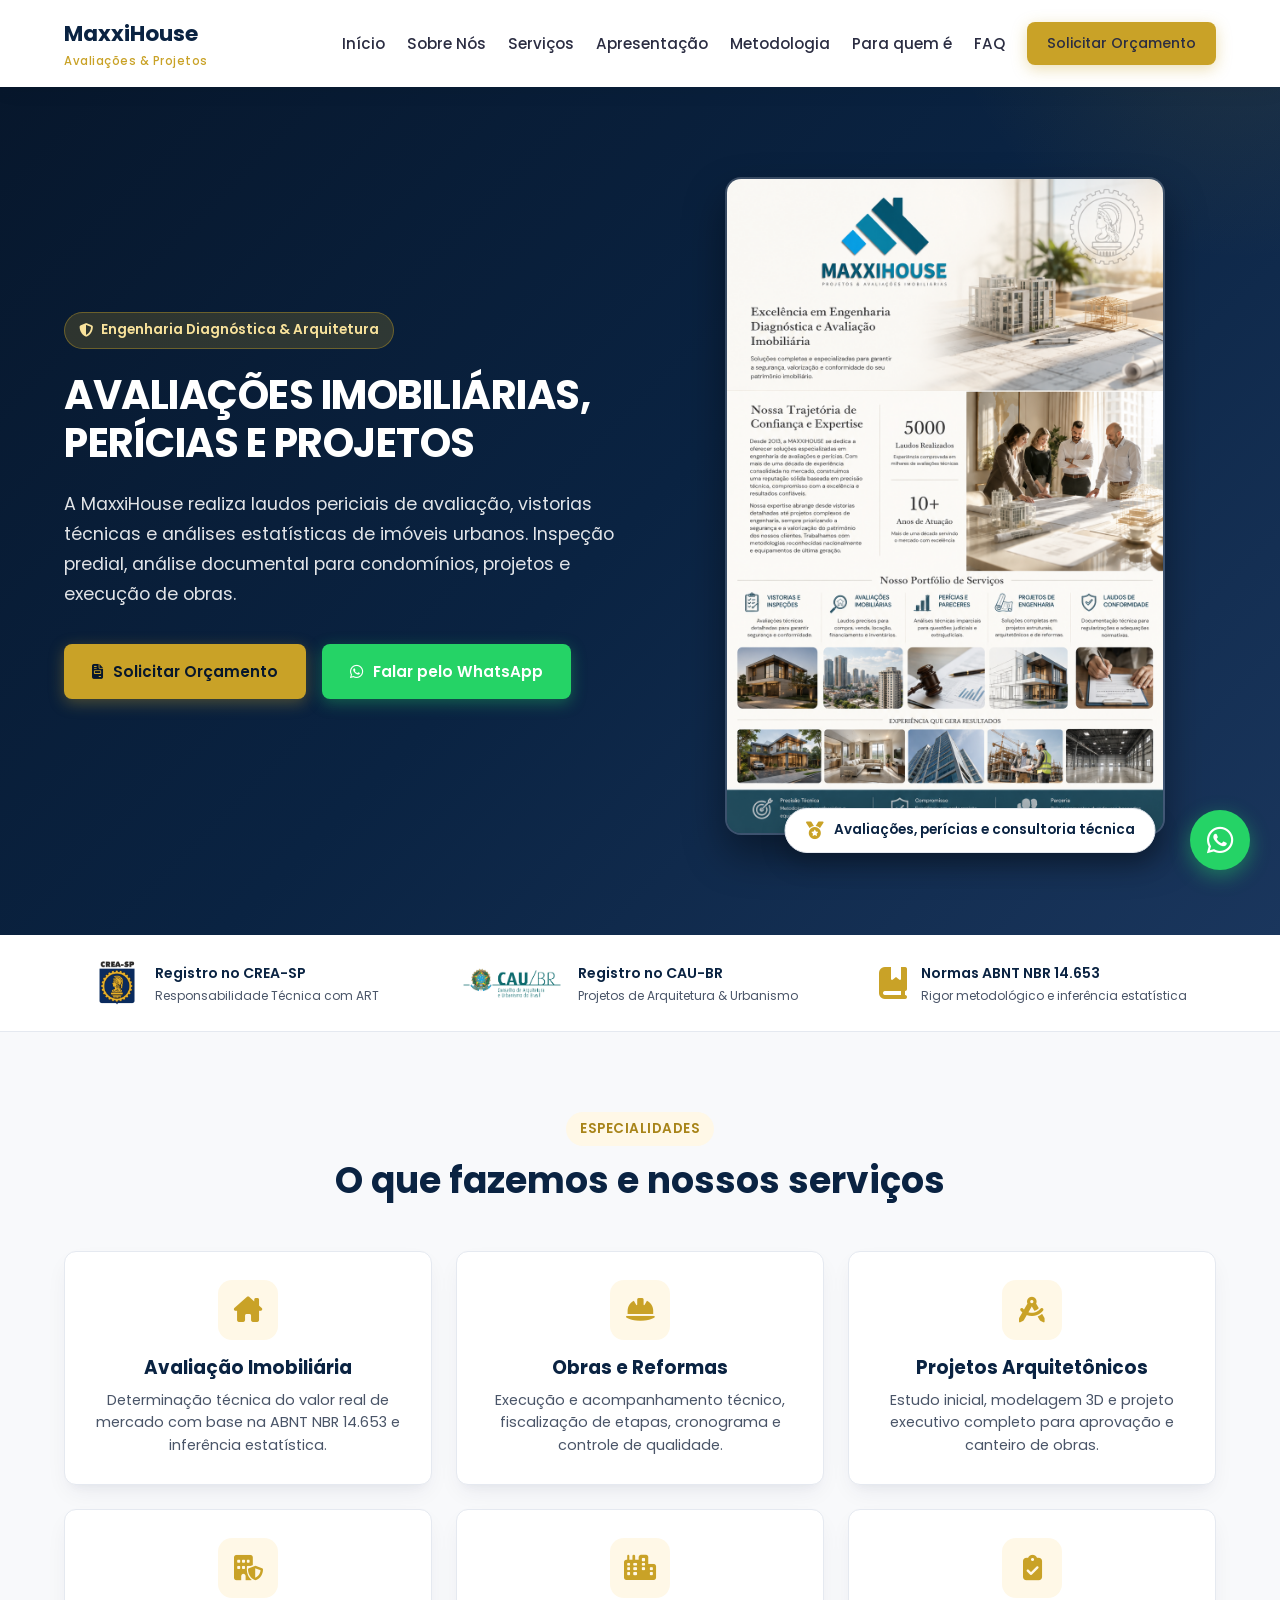
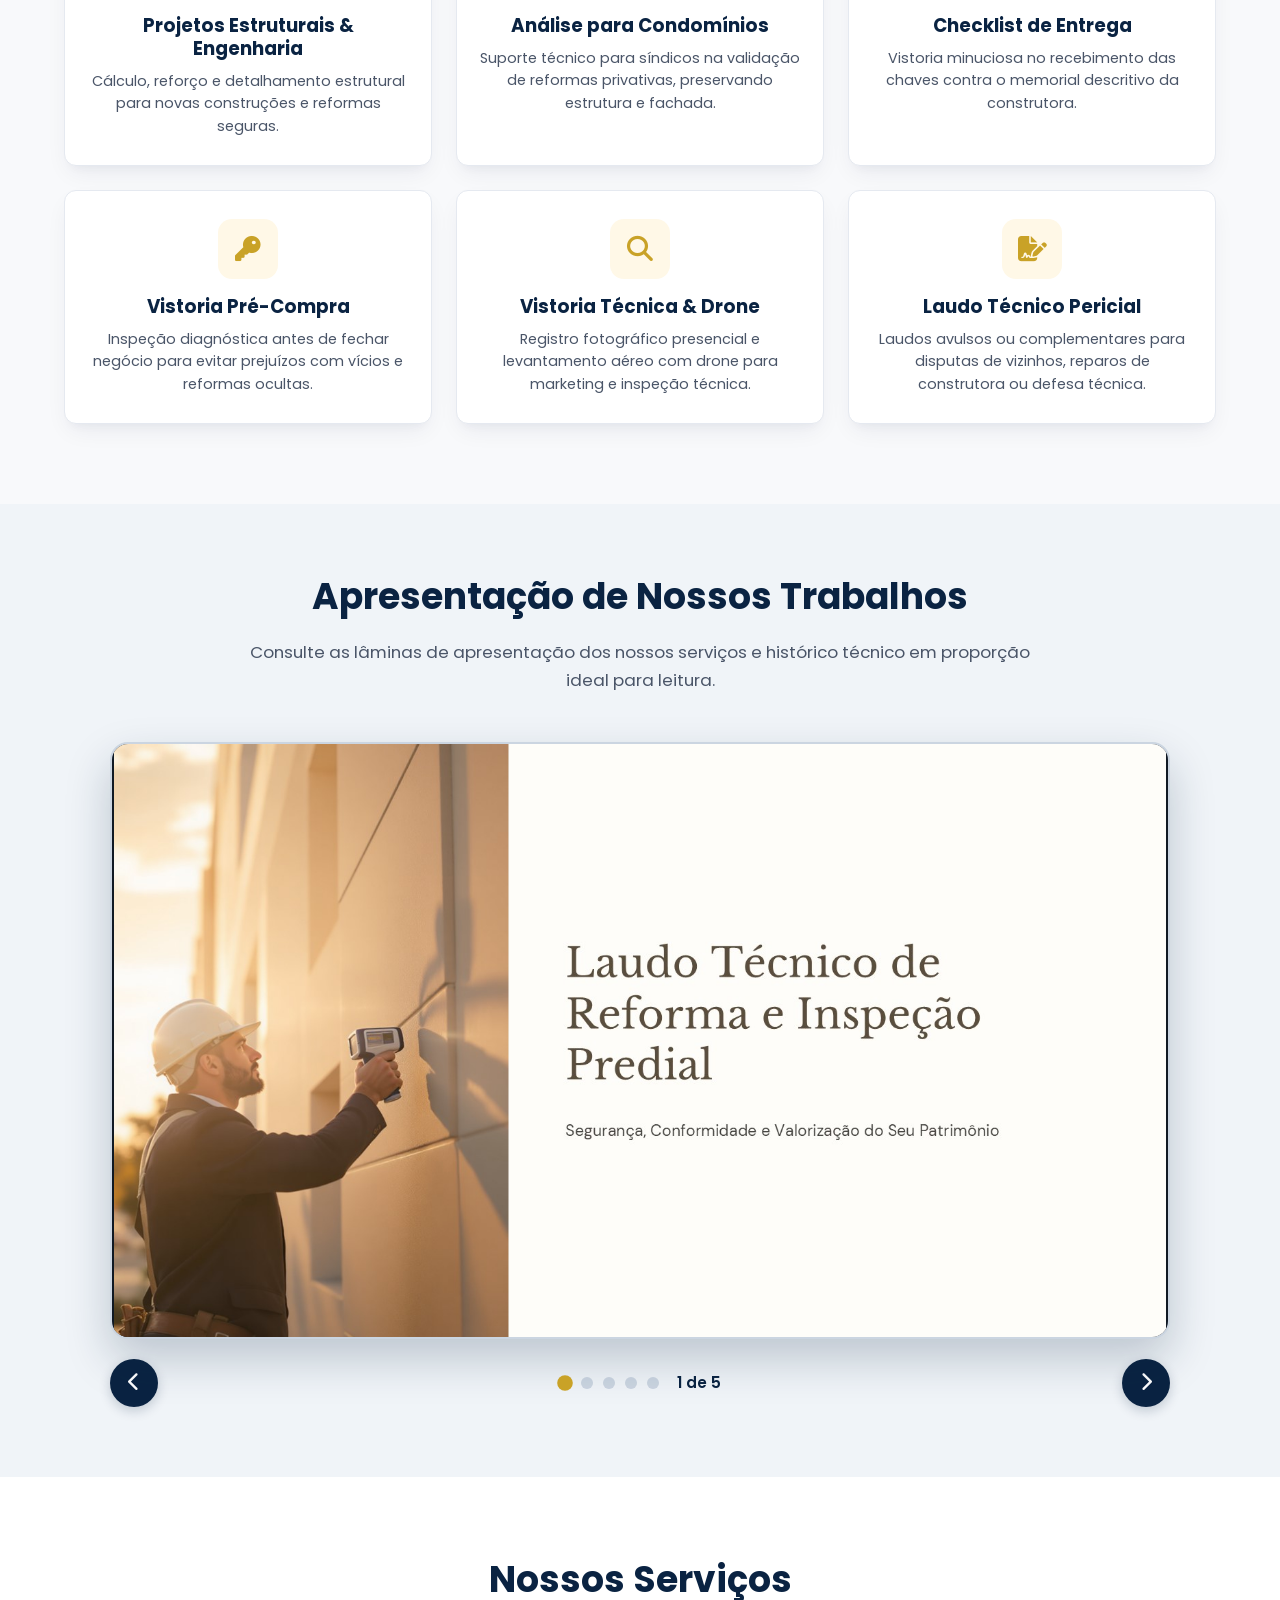
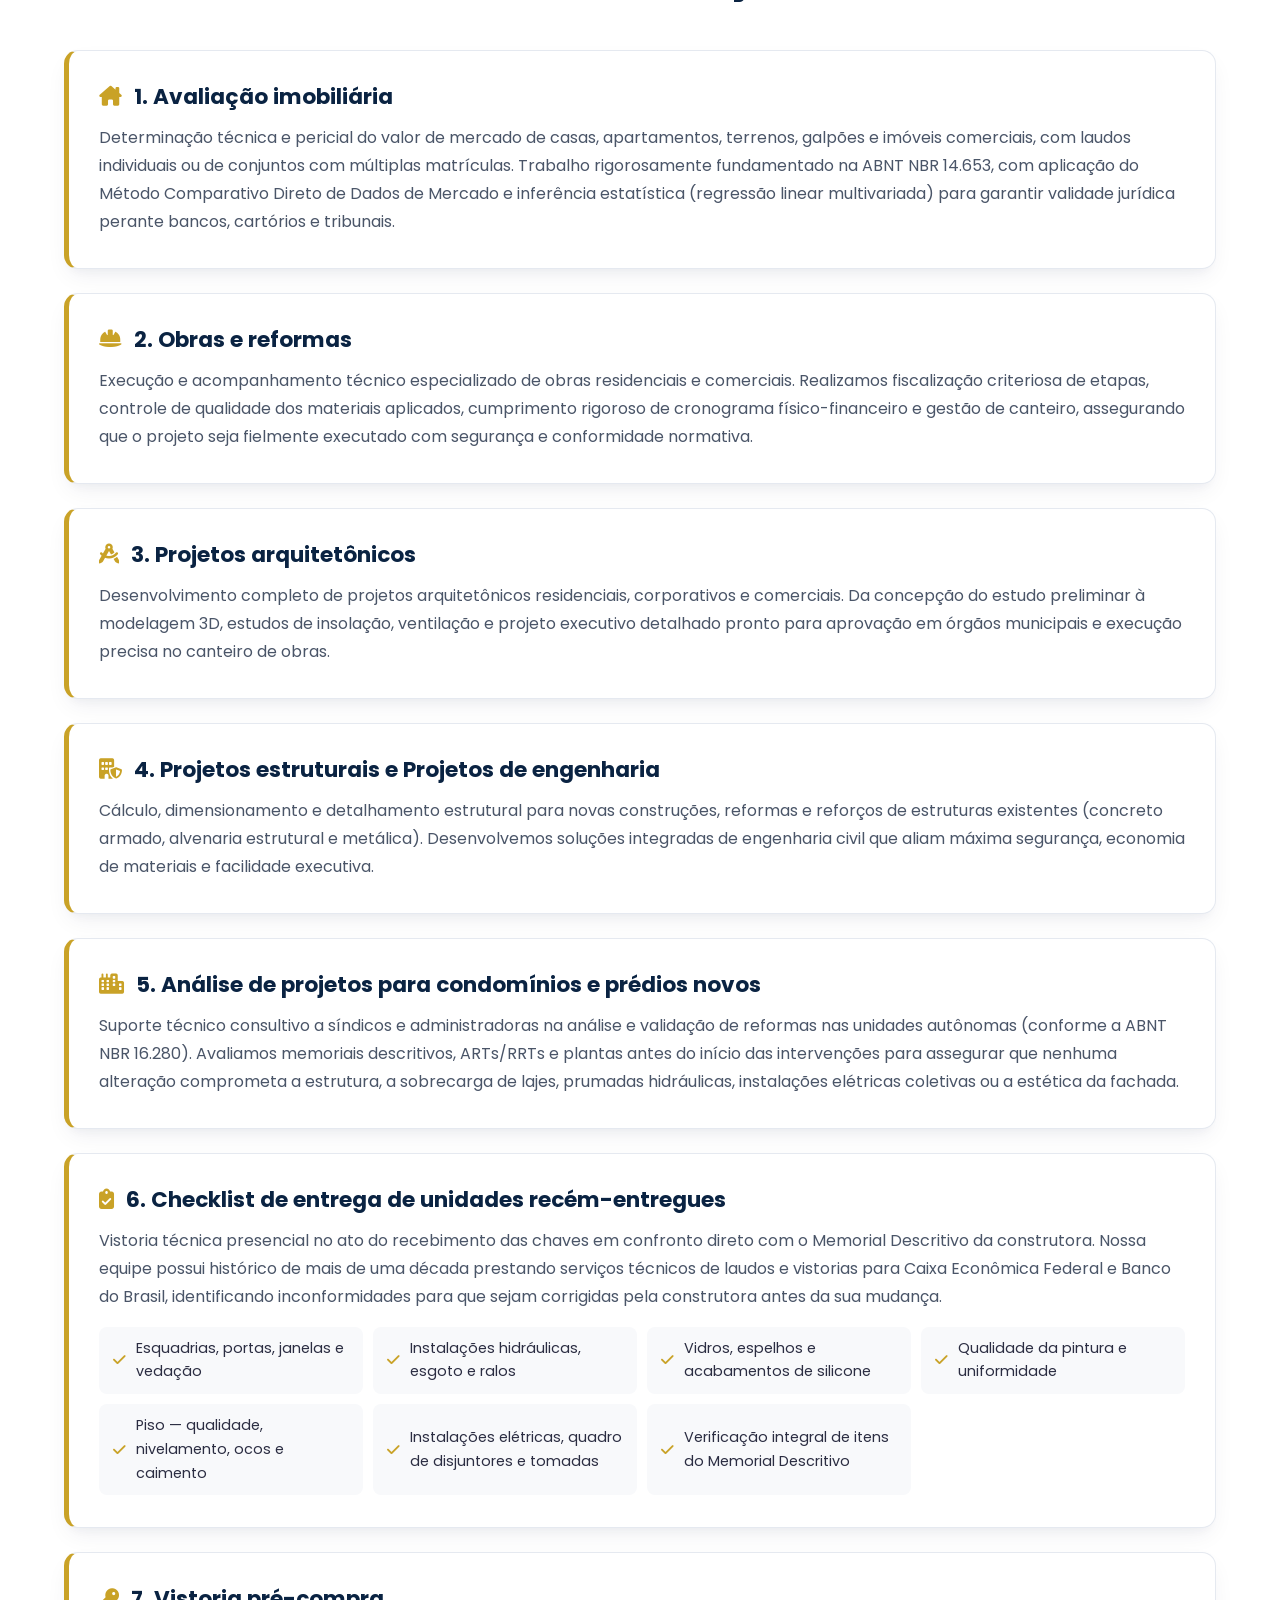
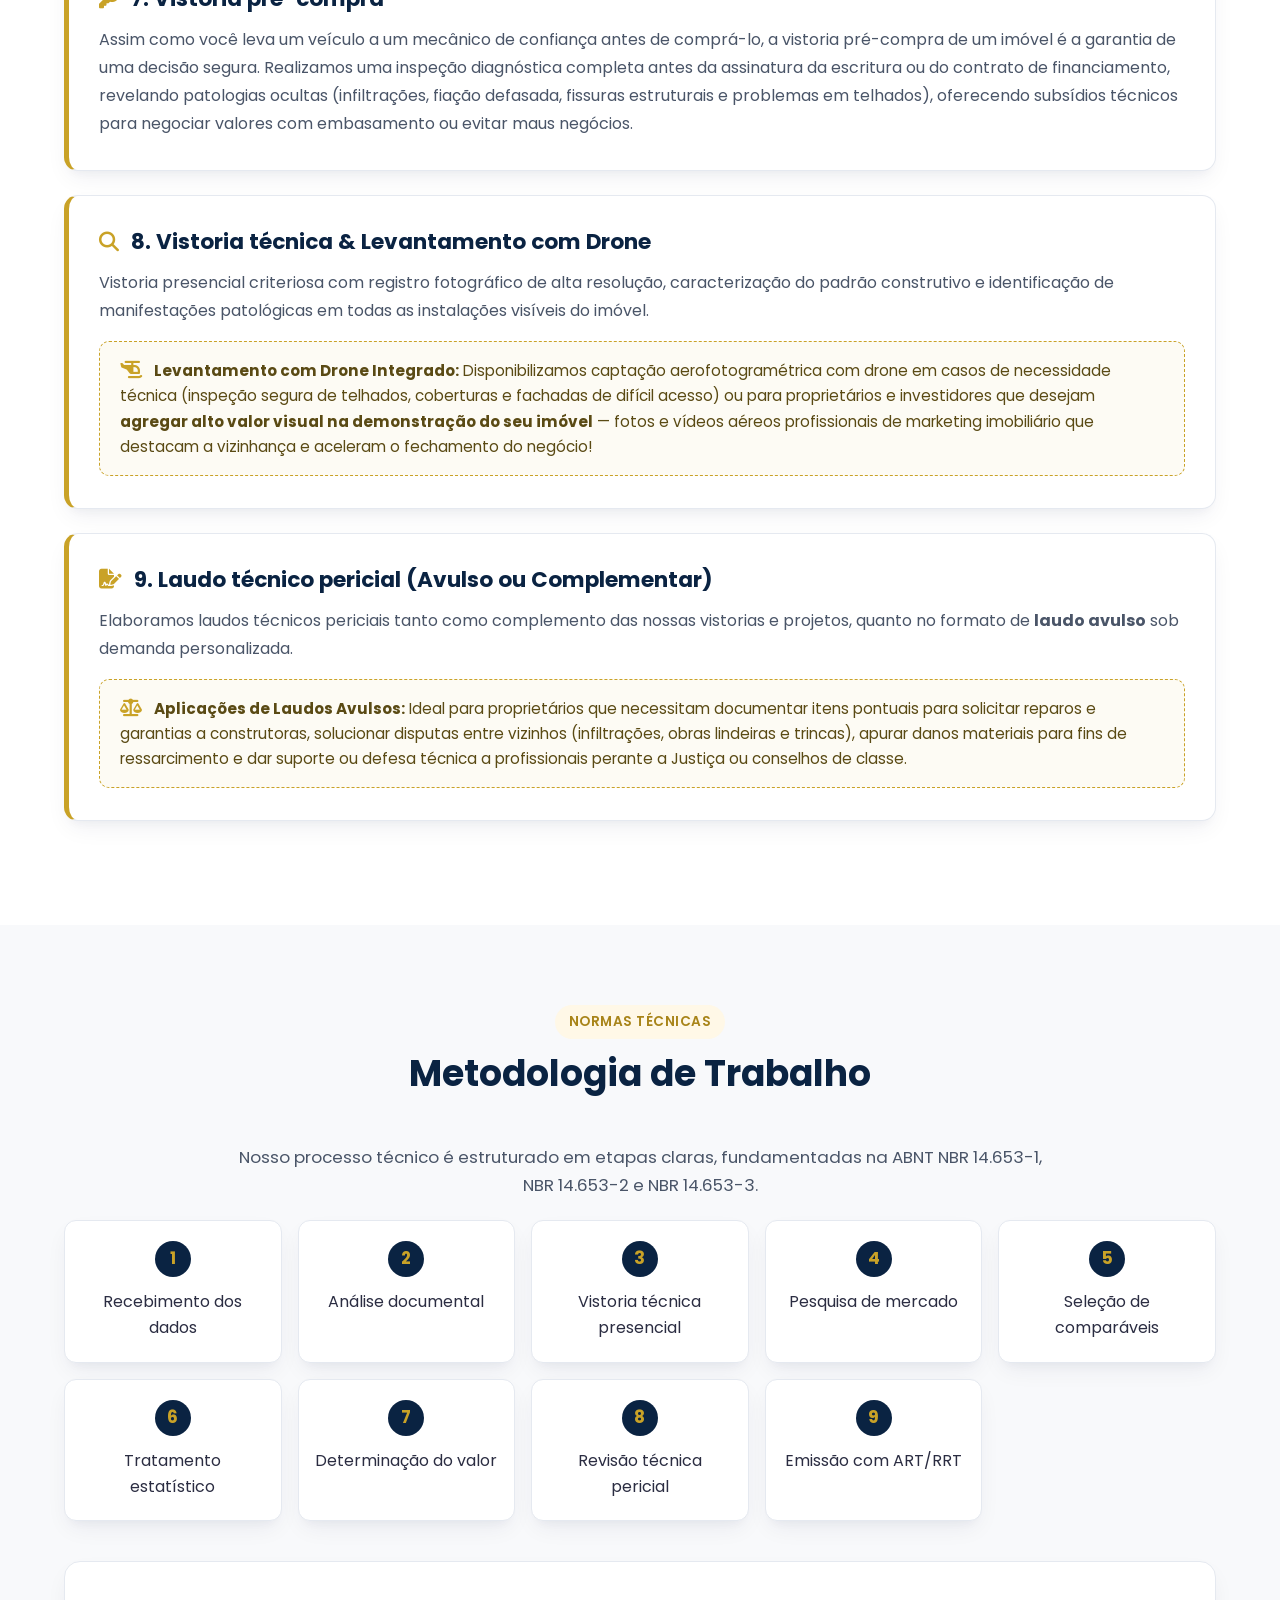
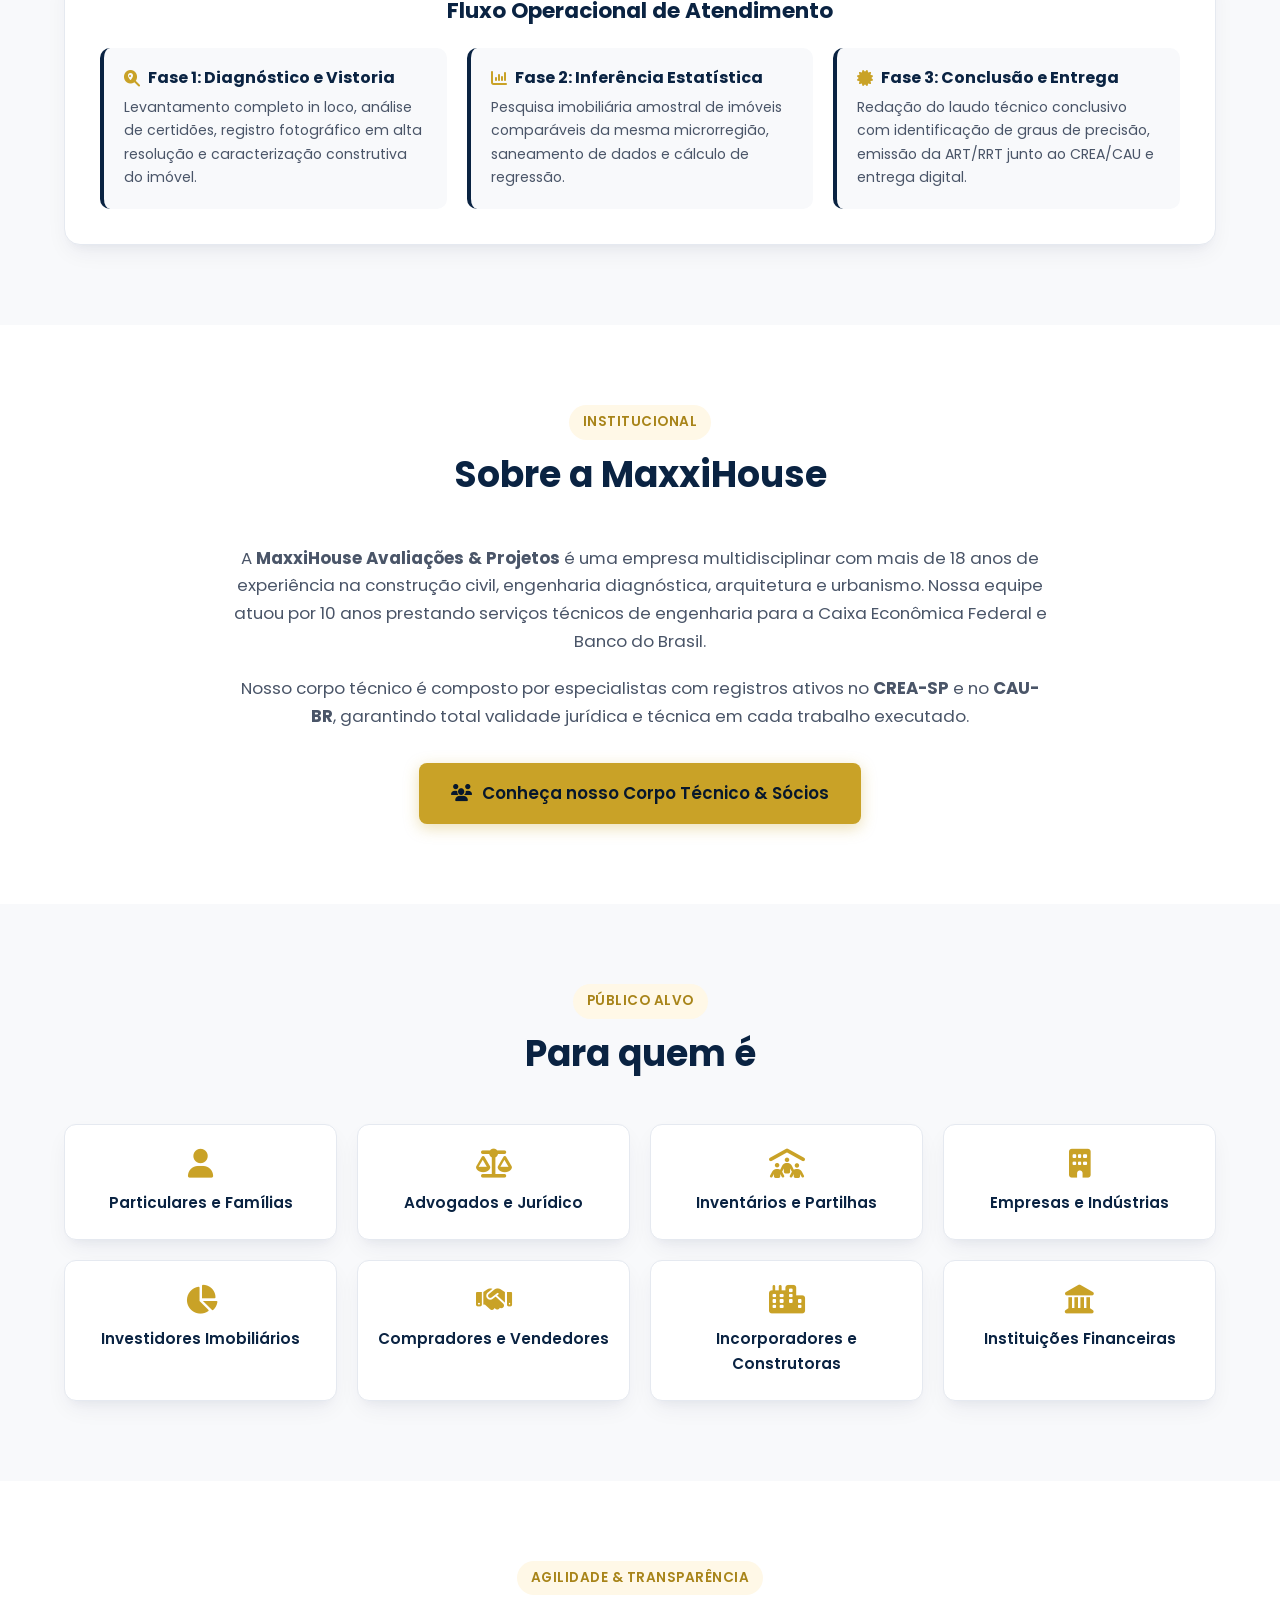
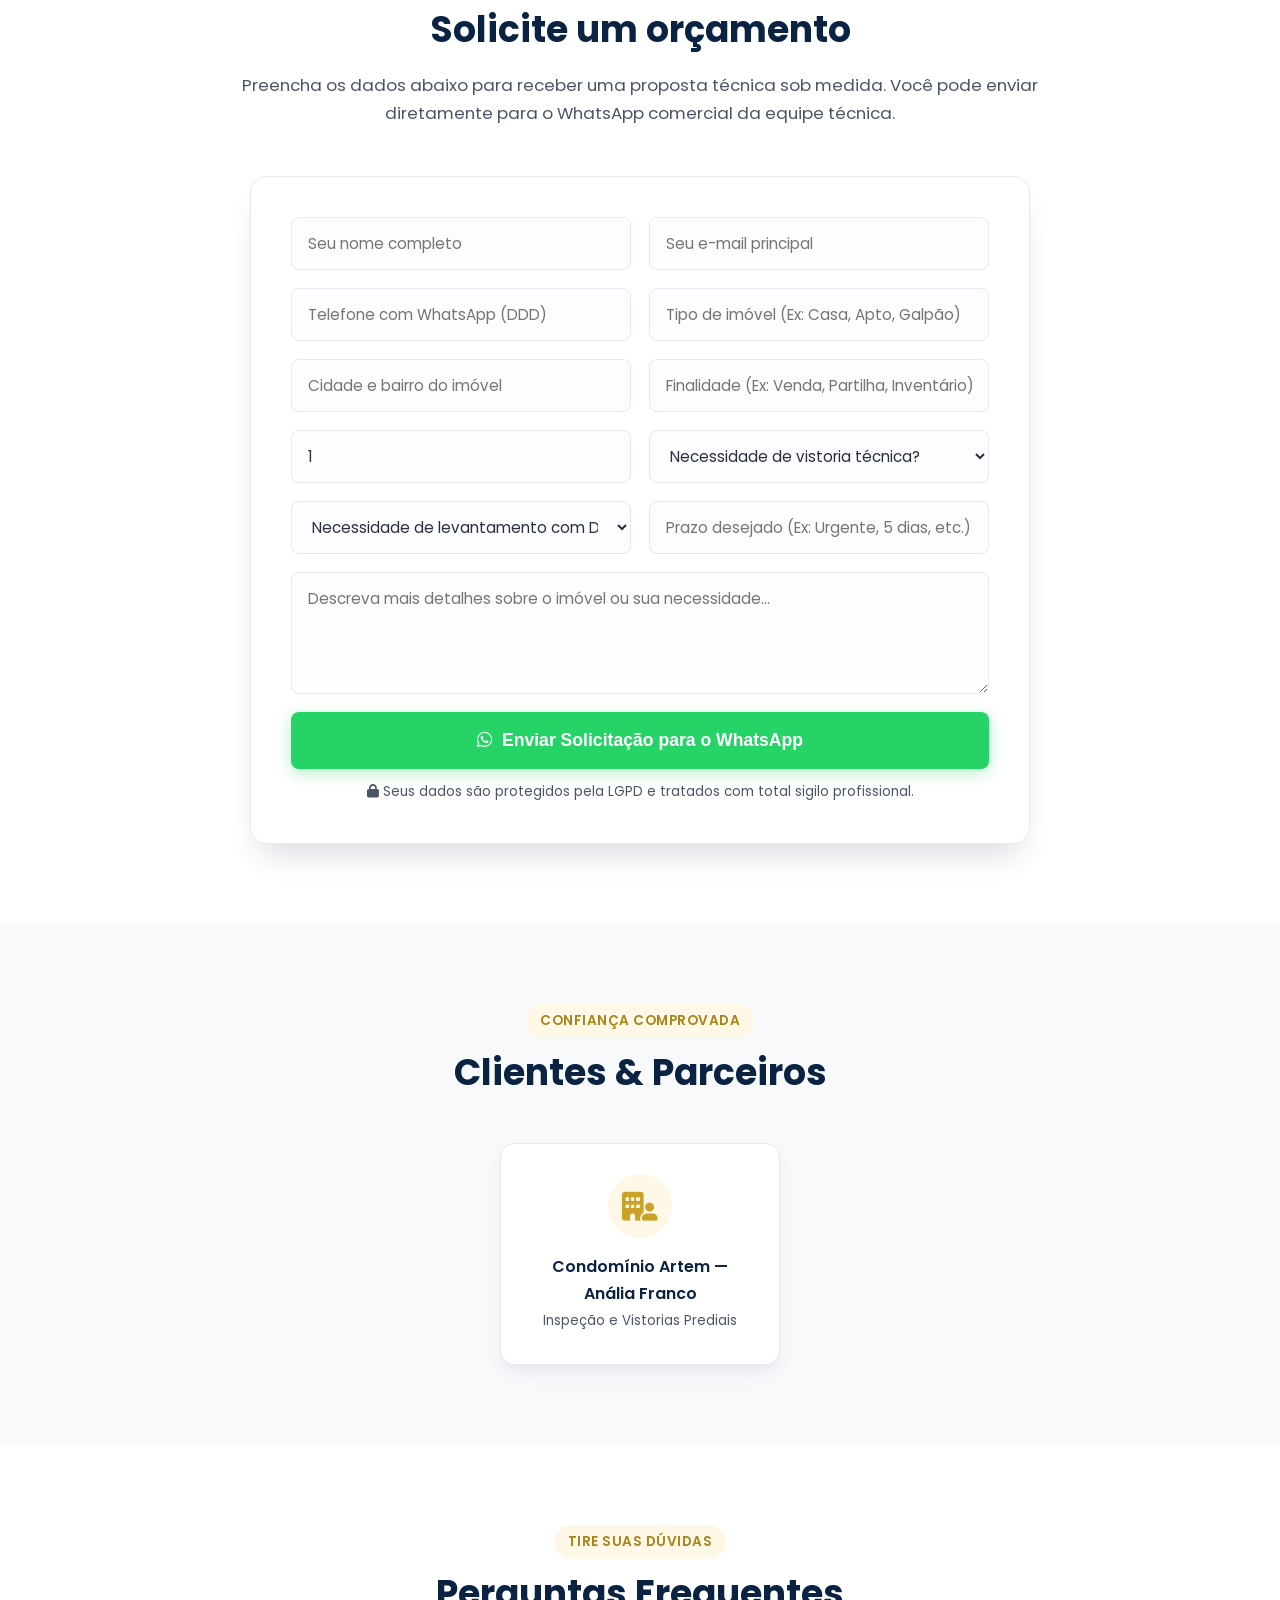
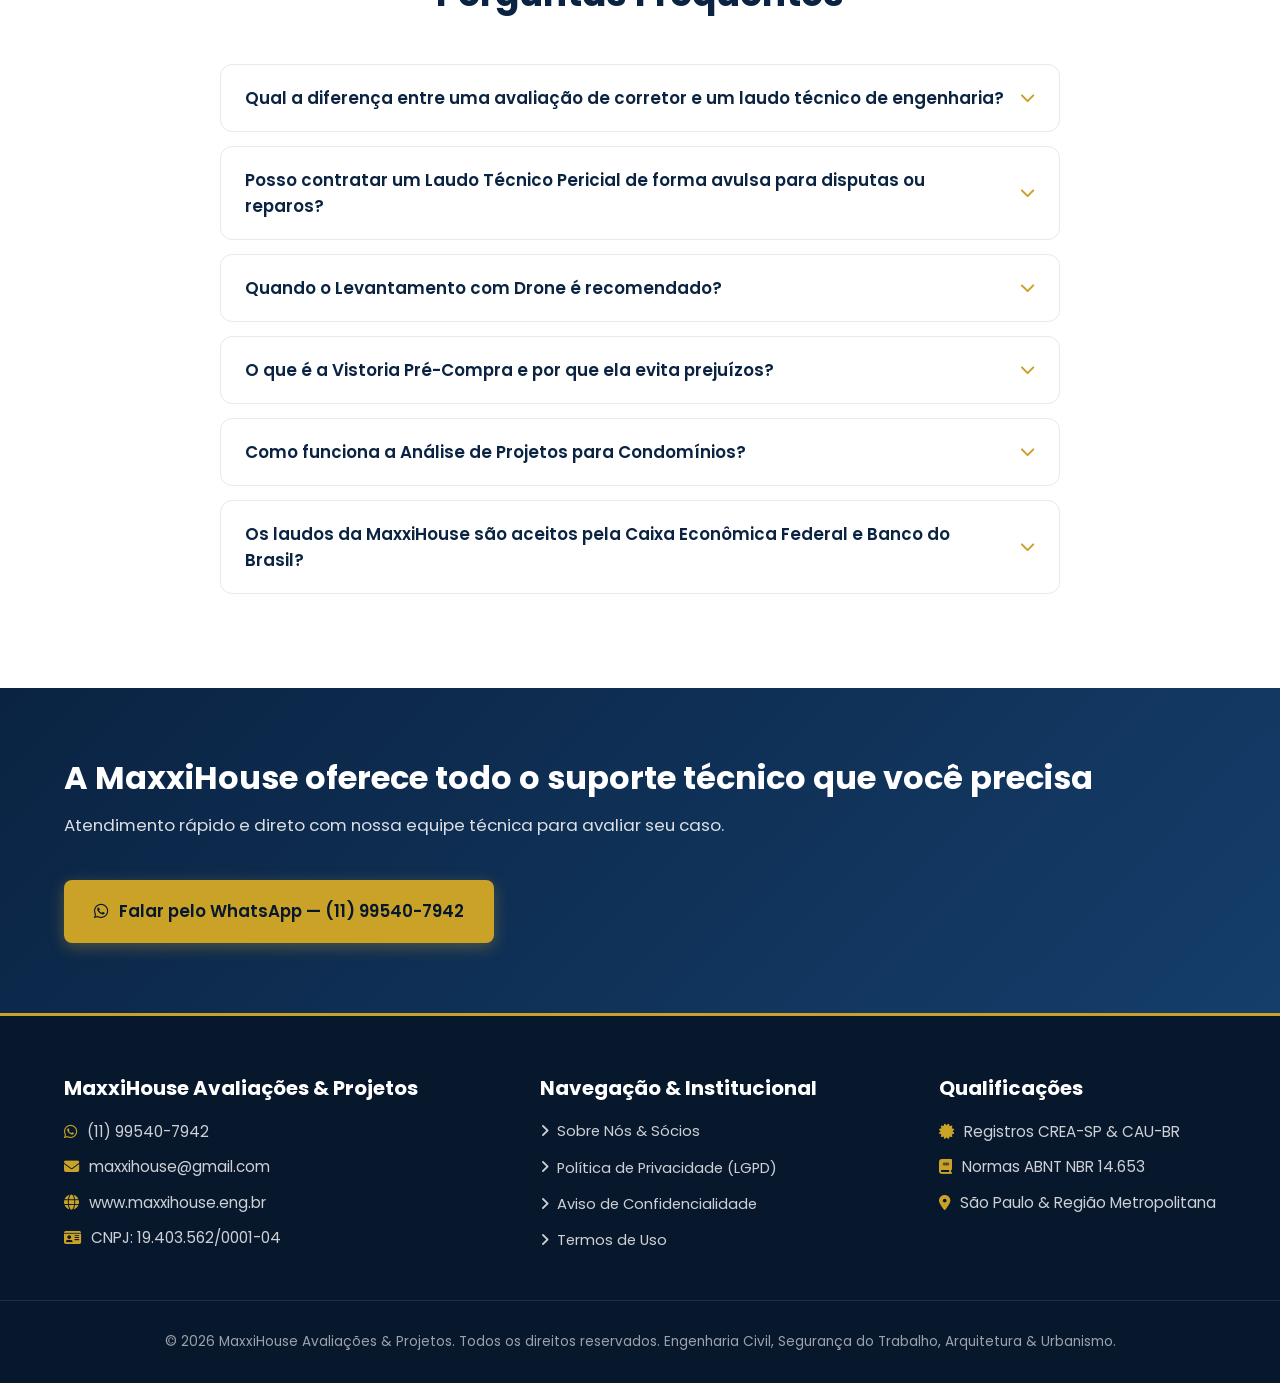
<file: index.html>
<!DOCTYPE html>
<html lang="pt-BR">
<head>
  <meta charset="UTF-8">
  <meta name="viewport" content="width=device-width, initial-scale=1.0">
  <title>MaxxiHouse | Avaliações Imobiliárias, Perícias e Projetos em SP</title>
  <meta name="description" content="Avaliações imobiliárias, perícias judiciais e extrajudiciais, vistorias técnicas, acompanhamento de obras e projetos de engenharia e arquitetura em São Paulo e região.">
  <link rel="preconnect" href="https://fonts.googleapis.com">
  <link href="https://fonts.googleapis.com/css2?family=Poppins:wght@400;500;600;700&display=swap" rel="stylesheet">
  <link rel="stylesheet" href="https://cdnjs.cloudflare.com/ajax/libs/font-awesome/6.4.0/css/all.min.css">
  <link rel="stylesheet" href="style.css">
</head>
<body>

  <!-- CABEÇALHO -->
  <header class="header">
    <div class="container header-inner">
      <a href="#inicio" class="logo">
        MaxxiHouse <span>Avaliações & Projetos</span>
      </a>
      <nav class="nav" id="nav">
        <a href="#inicio">Início</a>
        <a href="sobre.html">Sobre Nós</a>
        <a href="#servicos">Serviços</a>
        <a href="#apresentacao">Apresentação</a>
        <a href="#metodologia">Metodologia</a>
        <a href="#paraquem">Para quem é</a>
        <a href="#faq">FAQ</a>
        <a href="#orcamento" class="btn btn-primary" style="padding:8px 18px;font-size:0.88rem;">Solicitar Orçamento</a>
      </nav>
      <button class="menu-toggle" id="menuToggle" aria-label="Abrir menu">
        <i class="fa-solid fa-bars"></i>
      </button>
    </div>
  </header>

  <!-- HERO SECTION -->
  <section class="hero" id="inicio">
    <div class="container hero-flex">
      <div class="hero-content">
        <div class="hero-tag">
          <i class="fa-solid fa-shield-halved"></i> Engenharia Diagnóstica & Arquitetura
        </div>
        <h1>AVALIAÇÕES IMOBILIÁRIAS, PERÍCIAS E PROJETOS</h1>
        <p>A MaxxiHouse realiza laudos periciais de avaliação, vistorias técnicas e análises estatísticas de imóveis urbanos. Inspeção predial, análise documental para condomínios, projetos e execução de obras.</p>
        <div class="hero-buttons">
          <a href="#orcamento" class="btn btn-primary"><i class="fa-solid fa-file-invoice"></i> Solicitar Orçamento</a>
          <a href="https://wa.me/5511995407942" target="_blank" class="btn btn-whatsapp"><i class="fa-brands fa-whatsapp"></i> Falar pelo WhatsApp</a>
        </div>
      </div>
      <div class="hero-image">
        <img src="hero-image.png" alt="MaxxiHouse Avaliações, Perícias e Projetos">
        <div class="hero-badge">
          <i class="fa-solid fa-medal"></i> Avaliações, perícias e consultoria técnica
        </div>
      </div>
    </div>
  </section>

  <!-- BARRA DE CREDIBILIDADE (CREA / CAU / NORMAS) -->
  <section class="credibility-bar">
    <div class="container credibility-inner">
      <div class="cred-item">
        <img src="crea-sp-logo-png_seeklogo-36347.png" alt="CREA-SP">
        <div>
          <span>Registro no CREA-SP</span>
          <small>Responsabilidade Técnica com ART</small>
        </div>
      </div>
      <div class="cred-item">
        <img src="CAU-BR-logo-03-1.png" alt="CAU-BR">
        <div>
          <span>Registro no CAU-BR</span>
          <small>Projetos de Arquitetura & Urbanismo</small>
        </div>
      </div>
      <div class="cred-item">
        <i class="fa-solid fa-book-bookmark" style="font-size: 2rem; color: var(--dourado);"></i>
        <div>
          <span>Normas ABNT NBR 14.653</span>
          <small>Rigor metodológico e inferência estatística</small>
        </div>
      </div>
    </div>
  </section>

  <!-- O QUE FAZEMOS E NOSSOS SERVIÇOS (CARDS RÁPIDOS) -->
  <section class="section section-alt" id="servicos">
    <div class="container">
      <div class="section-title-wrap">
        <span class="section-tag">Especialidades</span>
        <h2>O que fazemos e nossos serviços</h2>
      </div>
      <div class="grid grid-3">
        <!-- 1. Avaliação imobiliária -->
        <a href="#serv-avaliacao" class="card">
          <div class="card-icon"><i class="fa-solid fa-house-chimney"></i></div>
          <h3>Avaliação Imobiliária</h3>
          <p>Determinação técnica do valor real de mercado com base na ABNT NBR 14.653 e inferência estatística.</p>
        </a>

        <!-- 2. Obras e reformas -->
        <a href="#serv-obras" class="card">
          <div class="card-icon"><i class="fa-solid fa-helmet-safety"></i></div>
          <h3>Obras e Reformas</h3>
          <p>Execução e acompanhamento técnico, fiscalização de etapas, cronograma e controle de qualidade.</p>
        </a>

        <!-- 3. Projetos arquitetônicos -->
        <a href="#serv-arquitetura" class="card">
          <div class="card-icon"><i class="fa-solid fa-compass-drafting"></i></div>
          <h3>Projetos Arquitetônicos</h3>
          <p>Estudo inicial, modelagem 3D e projeto executivo completo para aprovação e canteiro de obras.</p>
        </a>

        <!-- 4. Projetos estruturais e engenharia -->
        <a href="#serv-estrutural" class="card">
          <div class="card-icon"><i class="fa-solid fa-building-shield"></i></div>
          <h3>Projetos Estruturais & Engenharia</h3>
          <p>Cálculo, reforço e detalhamento estrutural para novas construções e reformas seguras.</p>
        </a>

        <!-- 5. Análise para condomínios -->
        <a href="#serv-condominio" class="card">
          <div class="card-icon"><i class="fa-solid fa-city"></i></div>
          <h3>Análise para Condomínios</h3>
          <p>Suporte técnico para síndicos na validação de reformas privativas, preservando estrutura e fachada.</p>
        </a>

        <!-- 6. Checklist de entrega -->
        <a href="#serv-checklist" class="card">
          <div class="card-icon"><i class="fa-solid fa-clipboard-check"></i></div>
          <h3>Checklist de Entrega</h3>
          <p>Vistoria minuciosa no recebimento das chaves contra o memorial descritivo da construtora.</p>
        </a>

        <!-- 7. Vistoria pré-compra -->
        <a href="#serv-precompra" class="card">
          <div class="card-icon"><i class="fa-solid fa-key"></i></div>
          <h3>Vistoria Pré-Compra</h3>
          <p>Inspeção diagnóstica antes de fechar negócio para evitar prejuízos com vícios e reformas ocultas.</p>
        </a>

        <!-- 8. Vistoria técnica & Drone -->
        <a href="#serv-vistoria-drone" class="card">
          <div class="card-icon"><i class="fa-solid fa-magnifying-glass"></i></div>
          <h3>Vistoria Técnica & Drone</h3>
          <p>Registro fotográfico presencial e levantamento aéreo com drone para marketing e inspeção técnica.</p>
        </a>

        <!-- 9. Laudo técnico pericial -->
        <a href="#serv-laudo" class="card">
          <div class="card-icon"><i class="fa-solid fa-file-signature"></i></div>
          <h3>Laudo Técnico Pericial</h3>
          <p>Laudos avulsos ou complementares para disputas de vizinhos, reparos de construtora ou defesa técnica.</p>
        </a>
      </div>
    </div>
  </section>

  <!-- APRESENTAÇÃO DE SERVIÇOS EM SLIDES (ENQUADRAMENTO PROPORCIONAL PERFEITO SEM CORTES) -->
  <section class="section slide-viewer-section" id="apresentacao">
    <div class="container">
      <div class="section-title-wrap">
        <h2>Apresentação de Nossos Trabalhos</h2>
        <p class="section-text">Consulte as lâminas de apresentação dos nossos serviços e histórico técnico em proporção ideal para leitura.</p>
      </div>

      <div class="slide-viewer-container">
        <div class="slide-viewport">
          <div class="slide-slide active">
            <img src="Slide1.JPG" alt="Lâmina de Apresentação MaxxiHouse 1">
          </div>
          <div class="slide-slide">
            <img src="Slide2.JPG" alt="Lâmina de Apresentação MaxxiHouse 2">
          </div>
          <div class="slide-slide">
            <img src="Slide3.JPG" alt="Lâmina de Apresentação MaxxiHouse 3">
          </div>
          <div class="slide-slide">
            <img src="Slide4.JPG" alt="Lâmina de Apresentação MaxxiHouse 4">
          </div>
          <div class="slide-slide">
            <img src="Slide5.JPG" alt="Lâmina de Apresentação MaxxiHouse 5">
          </div>
        </div>

        <div class="slide-controls">
          <button class="slide-btn" id="prevSlide" aria-label="Slide anterior">
            <i class="fa-solid fa-chevron-left"></i>
          </button>
          
          <div style="display:flex;align-items:center;gap:18px;">
            <div class="slide-indicators" id="slideDots"></div>
            <span class="slide-counter" id="slideCounter">1 de 5</span>
          </div>

          <button class="slide-btn" id="nextSlide" aria-label="Próximo slide">
            <i class="fa-solid fa-chevron-right"></i>
          </button>
        </div>
      </div>
    </div>
  </section>

  <!-- NOSSOS SERVIÇOS (DETALHAMENTO COMPLETO NA ORDEM SOLICITADA) -->
  <section class="section" id="nossos-servicos">
    <div class="container">
      <div class="section-title-wrap">
        <h2>Nossos Serviços</h2>
      </div>

      <!-- 1. Avaliação imobiliária -->
      <div class="servico-detalhe" id="serv-avaliacao">
        <h3><i class="fa-solid fa-house-chimney"></i> 1. Avaliação imobiliária</h3>
        <p>Determinação técnica e pericial do valor de mercado de casas, apartamentos, terrenos, galpões e imóveis comerciais, com laudos individuais ou de conjuntos com múltiplas matrículas. Trabalho rigorosamente fundamentado na ABNT NBR 14.653, com aplicação do Método Comparativo Direto de Dados de Mercado e inferência estatística (regressão linear multivariada) para garantir validade jurídica perante bancos, cartórios e tribunais.</p>
      </div>

      <!-- 2. Obras e reformas -->
      <div class="servico-detalhe" id="serv-obras">
        <h3><i class="fa-solid fa-helmet-safety"></i> 2. Obras e reformas</h3>
        <p>Execução e acompanhamento técnico especializado de obras residenciais e comerciais. Realizamos fiscalização criteriosa de etapas, controle de qualidade dos materiais aplicados, cumprimento rigoroso de cronograma físico-financeiro e gestão de canteiro, assegurando que o projeto seja fielmente executado com segurança e conformidade normativa.</p>
      </div>

      <!-- 3. Projetos arquitetônicos -->
      <div class="servico-detalhe" id="serv-arquitetura">
        <h3><i class="fa-solid fa-compass-drafting"></i> 3. Projetos arquitetônicos</h3>
        <p>Desenvolvimento completo de projetos arquitetônicos residenciais, corporativos e comerciais. Da concepção do estudo preliminar à modelagem 3D, estudos de insolação, ventilação e projeto executivo detalhado pronto para aprovação em órgãos municipais e execução precisa no canteiro de obras.</p>
      </div>

      <!-- 4. Projetos estruturais e Projetos de engenharia -->
      <div class="servico-detalhe" id="serv-estrutural">
        <h3><i class="fa-solid fa-building-shield"></i> 4. Projetos estruturais e Projetos de engenharia</h3>
        <p>Cálculo, dimensionamento e detalhamento estrutural para novas construções, reformas e reforços de estruturas existentes (concreto armado, alvenaria estrutural e metálica). Desenvolvemos soluções integradas de engenharia civil que aliam máxima segurança, economia de materiais e facilidade executiva.</p>
      </div>

      <!-- 5. Análise de projetos para condomínios e prédios novos -->
      <div class="servico-detalhe" id="serv-condominio">
        <h3><i class="fa-solid fa-city"></i> 5. Análise de projetos para condomínios e prédios novos</h3>
        <p>Suporte técnico consultivo a síndicos e administradoras na análise e validação de reformas nas unidades autônomas (conforme a ABNT NBR 16.280). Avaliamos memoriais descritivos, ARTs/RRTs e plantas antes do início das intervenções para assegurar que nenhuma alteração comprometa a estrutura, a sobrecarga de lajes, prumadas hidráulicas, instalações elétricas coletivas ou a estética da fachada.</p>
      </div>

      <!-- 6. Checklist de entrega de unidades recém-entregues -->
      <div class="servico-detalhe" id="serv-checklist">
        <h3><i class="fa-solid fa-clipboard-check"></i> 6. Checklist de entrega de unidades recém-entregues</h3>
        <p>Vistoria técnica presencial no ato do recebimento das chaves em confronto direto com o Memorial Descritivo da construtora. Nossa equipe possui histórico de mais de uma década prestando serviços técnicos de laudos e vistorias para Caixa Econômica Federal e Banco do Brasil, identificando inconformidades para que sejam corrigidas pela construtora antes da sua mudança.</p>
        <ul class="checklist-itens">
          <li><i class="fa-solid fa-check"></i> Esquadrias, portas, janelas e vedação</li>
          <li><i class="fa-solid fa-check"></i> Instalações hidráulicas, esgoto e ralos</li>
          <li><i class="fa-solid fa-check"></i> Vidros, espelhos e acabamentos de silicone</li>
          <li><i class="fa-solid fa-check"></i> Qualidade da pintura e uniformidade</li>
          <li><i class="fa-solid fa-check"></i> Piso — qualidade, nivelamento, ocos e caimento</li>
          <li><i class="fa-solid fa-check"></i> Instalações elétricas, quadro de disjuntores e tomadas</li>
          <li><i class="fa-solid fa-check"></i> Verificação integral de itens do Memorial Descritivo</li>
        </ul>
      </div>

      <!-- 7. Vistoria pré-compra -->
      <div class="servico-detalhe" id="serv-precompra">
        <h3><i class="fa-solid fa-key"></i> 7. Vistoria pré-compra</h3>
        <p>Assim como você leva um veículo a um mecânico de confiança antes de comprá-lo, a vistoria pré-compra de um imóvel é a garantia de uma decisão segura. Realizamos uma inspeção diagnóstica completa antes da assinatura da escritura ou do contrato de financiamento, revelando patologias ocultas (infiltrações, fiação defasada, fissuras estruturais e problemas em telhados), oferecendo subsídios técnicos para negociar valores com embasamento ou evitar maus negócios.</p>
      </div>

      <!-- 8. Vistoria técnica & Levantamento com Drone -->
      <div class="servico-detalhe" id="serv-vistoria-drone">
        <h3><i class="fa-solid fa-magnifying-glass"></i> 8. Vistoria técnica & Levantamento com Drone</h3>
        <p>Vistoria presencial criteriosa com registro fotográfico de alta resolução, caracterização do padrão construtivo e identificação de manifestações patológicas em todas as instalações visíveis do imóvel.</p>
        <div class="servico-destaque-box">
          <i class="fa-solid fa-helicopter" style="color:var(--dourado);font-size:1.1rem;margin-right:8px;"></i>
          <strong>Levantamento com Drone Integrado:</strong> Disponibilizamos captação aerofotogramétrica com drone em casos de necessidade técnica (inspeção segura de telhados, coberturas e fachadas de difícil acesso) ou para proprietários e investidores que desejam <strong>agregar alto valor visual na demonstração do seu imóvel</strong> — fotos e vídeos aéreos profissionais de marketing imobiliário que destacam a vizinhança e aceleram o fechamento do negócio!
        </div>
      </div>

      <!-- 9. Laudo técnico pericial (Avulso ou Complementar) -->
      <div class="servico-detalhe" id="serv-laudo">
        <h3><i class="fa-solid fa-file-signature"></i> 9. Laudo técnico pericial (Avulso ou Complementar)</h3>
        <p>Elaboramos laudos técnicos periciais tanto como complemento das nossas vistorias e projetos, quanto no formato de <strong>laudo avulso</strong> sob demanda personalizada.</p>
        <div class="servico-destaque-box">
          <i class="fa-solid fa-scale-balanced" style="color:var(--dourado);font-size:1.1rem;margin-right:8px;"></i>
          <strong>Aplicações de Laudos Avulsos:</strong> Ideal para proprietários que necessitam documentar itens pontuais para solicitar reparos e garantias a construtoras, solucionar disputas entre vizinhos (infiltrações, obras lindeiras e trincas), apurar danos materiais para fins de ressarcimento e dar suporte ou defesa técnica a profissionais perante a Justiça ou conselhos de classe.
        </div>
      </div>

    </div>
  </section>

  <!-- METODOLOGIA -->
  <section class="section section-alt" id="metodologia">
    <div class="container">
      <div class="section-title-wrap">
        <span class="section-tag">Normas Técnicas</span>
        <h2>Metodologia de Trabalho</h2>
      </div>
      <p class="section-text">Nosso processo técnico é estruturado em etapas claras, fundamentadas na ABNT NBR 14.653-1, NBR 14.653-2 e NBR 14.653-3.</p>
      
      <div class="timeline">
        <div class="timeline-step"><span>1</span>Recebimento dos dados</div>
        <div class="timeline-step"><span>2</span>Análise documental</div>
        <div class="timeline-step"><span>3</span>Vistoria técnica presencial</div>
        <div class="timeline-step"><span>4</span>Pesquisa de mercado</div>
        <div class="timeline-step"><span>5</span>Seleção de comparáveis</div>
        <div class="timeline-step"><span>6</span>Tratamento estatístico</div>
        <div class="timeline-step"><span>7</span>Determinação do valor</div>
        <div class="timeline-step"><span>8</span>Revisão técnica pericial</div>
        <div class="timeline-step"><span>9</span>Emissão com ART/RRT</div>
      </div>

      <!-- FLUXOGRAMA DE ETAPAS INTEGRADO -->
      <div class="fluxograma-styled">
        <h3 style="text-align:center;margin-bottom:24px;font-size:1.35rem;">Fluxo Operacional de Atendimento</h3>
        <div class="fluxo-grid">
          <div class="fluxo-card">
            <h4><i class="fa-solid fa-magnifying-glass-location"></i> Fase 1: Diagnóstico e Vistoria</h4>
            <p>Levantamento completo in loco, análise de certidões, registro fotográfico em alta resolução e caracterização construtiva do imóvel.</p>
          </div>
          <div class="fluxo-card">
            <h4><i class="fa-solid fa-chart-column"></i> Fase 2: Inferência Estatística</h4>
            <p>Pesquisa imobiliária amostral de imóveis comparáveis da mesma microrregião, saneamento de dados e cálculo de regressão.</p>
          </div>
          <div class="fluxo-card">
            <h4><i class="fa-solid fa-certificate"></i> Fase 3: Conclusão e Entrega</h4>
            <p>Redação do laudo técnico conclusivo com identificação de graus de precisão, emissão da ART/RRT junto ao CREA/CAU e entrega digital.</p>
          </div>
        </div>
      </div>
    </div>
  </section>

  <!-- SOBRE NÓS (RESUMO INSTITUCIONAL NA HOME) -->
  <section class="section" id="sobre">
    <div class="container" style="text-align:center;">
      <div class="section-title-wrap">
        <span class="section-tag">Institucional</span>
        <h2>Sobre a MaxxiHouse</h2>
      </div>
      <p class="section-text">A <strong>MaxxiHouse Avaliações & Projetos</strong> é uma empresa multidisciplinar com mais de 18 anos de experiência na construção civil, engenharia diagnóstica, arquitetura e urbanismo. Nossa equipe atuou por 10 anos prestando serviços técnicos de engenharia para a Caixa Econômica Federal e Banco do Brasil.</p>
      <p class="section-text">Nosso corpo técnico é composto por especialistas com registros ativos no <strong>CREA-SP</strong> e no <strong>CAU-BR</strong>, garantindo total validade jurídica e técnica em cada trabalho executado.</p>
      
      <div style="margin-top: 32px;">
        <a href="sobre.html" class="btn btn-primary" style="font-size:1.05rem;padding:15px 30px;">
          <i class="fa-solid fa-users"></i> Conheça nosso Corpo Técnico & Sócios
        </a>
      </div>
    </div>
  </section>

  <!-- PARA QUEM É -->
  <section class="section section-alt" id="paraquem">
    <div class="container">
      <div class="section-title-wrap">
        <span class="section-tag">Público Alvo</span>
        <h2>Para quem é</h2>
      </div>
      <div class="icon-grid">
        <div><i class="fa-solid fa-user"></i>Particulares e Famílias</div>
        <div><i class="fa-solid fa-scale-balanced"></i>Advogados e Jurídico</div>
        <div><i class="fa-solid fa-people-roof"></i>Inventários e Partilhas</div>
        <div><i class="fa-solid fa-building"></i>Empresas e Indústrias</div>
        <div><i class="fa-solid fa-chart-pie"></i>Investidores Imobiliários</div>
        <div><i class="fa-solid fa-handshake"></i>Compradores e Vendedores</div>
        <div><i class="fa-solid fa-city"></i>Incorporadores e Construtoras</div>
        <div><i class="fa-solid fa-landmark"></i>Instituições Financeiras</div>
      </div>
    </div>
  </section>

  <!-- FORMULÁRIO DE ORÇAMENTO COM WHATSAPP DIRETO -->
  <section class="section" id="orcamento">
    <div class="container">
      <div class="section-title-wrap">
        <span class="section-tag">Agilidade & Transparência</span>
        <h2>Solicite um orçamento</h2>
        <p class="section-text">Preencha os dados abaixo para receber uma proposta técnica sob medida. Você pode enviar diretamente para o WhatsApp comercial da equipe técnica.</p>
      </div>

      <div class="form-box">
        <form class="form" id="orcamentoForm">
          <div class="form-row">
            <input type="text" name="nome" placeholder="Seu nome completo" required>
            <input type="email" name="email" placeholder="Seu e-mail principal" required>
          </div>
          <div class="form-row">
            <input type="tel" name="telefone" placeholder="Telefone com WhatsApp (DDD)" required>
            <input type="text" name="tipo_imovel" placeholder="Tipo de imóvel (Ex: Casa, Apto, Galpão)">
          </div>
          <div class="form-row">
            <input type="text" name="cidade" placeholder="Cidade e bairro do imóvel">
            <input type="text" name="finalidade" placeholder="Finalidade (Ex: Venda, Partilha, Inventário)">
          </div>
          <div class="form-row">
            <input type="number" name="matriculas" placeholder="Quantidade de matrículas" min="1" value="1">
            <select name="vistoria">
              <option value="">Necessidade de vistoria técnica?</option>
              <option value="Sim, presencial">Sim, presencial</option>
              <option value="Apenas análise documental">Apenas análise documental</option>
            </select>
          </div>
          <div class="form-row">
            <select name="drone">
              <option value="">Necessidade de levantamento com Drone?</option>
              <option value="Sim, para inspeção técnica">Sim, para inspeção técnica</option>
              <option value="Sim, para marketing imobiliário">Sim, para marketing imobiliário</option>
              <option value="Não">Não é necessário</option>
            </select>
            <input type="text" name="prazo" placeholder="Prazo desejado (Ex: Urgente, 5 dias, etc.)">
          </div>
          <textarea name="mensagem" placeholder="Descreva mais detalhes sobre o imóvel ou sua necessidade..." rows="4"></textarea>
          
          <button type="submit" class="btn btn-whatsapp" style="width:100%;font-size:1.1rem;padding:16px;">
            <i class="fa-brands fa-whatsapp"></i> Enviar Solicitação para o WhatsApp
          </button>
          <p class="form-hint"><i class="fa-solid fa-lock"></i> Seus dados são protegidos pela LGPD e tratados com total sigilo profissional.</p>
        </form>
      </div>
    </div>
  </section>

  <!-- PRINCIPAIS CLIENTES -->
  <section class="section section-alt" id="clientes">
    <div class="container">
      <div class="section-title-wrap">
        <span class="section-tag">Confiança Comprovada</span>
        <h2>Clientes & Parceiros</h2>
      </div>
      <div class="clientes-grid">
        <div class="cliente-card">
          <div class="cliente-icon">
            <i class="fa-solid fa-building-user"></i>
          </div>
          <p>Condomínio Artem — Anália Franco</p>
          <small style="color:var(--texto-suave);">Inspeção e Vistorias Prediais</small>
        </div>
      </div>
    </div>
  </section>

  <!-- FAQ EXPANDIDO E OBJETIVO -->
  <section class="section" id="faq">
    <div class="container">
      <div class="section-title-wrap">
        <span class="section-tag">Tire suas dúvidas</span>
        <h2>Perguntas Frequentes</h2>
      </div>
      <div class="accordion">
        <!-- FAQ 1: Diferença PTAM vs Laudo -->
        <div class="accordion-item">
          <button class="accordion-header">
            Qual a diferença entre uma avaliação de corretor e um laudo técnico de engenharia?
            <i class="fa-solid fa-chevron-down"></i>
          </button>
          <div class="accordion-body">
            <p>A avaliação de corretor é uma estimativa comercial simples (PTAM). Já o laudo de engenharia da MaxxiHouse é uma perícia fundamentada no método científico da ABNT NBR 14.653 com regressão estatística, caracterização construtiva e registro de ART no CREA, possuindo plena validade jurídica para inventários, bancos e disputas judiciais.</p>
          </div>
        </div>

        <!-- FAQ 2: Laudo Avulso e Disputas -->
        <div class="accordion-item">
          <button class="accordion-header">
            Posso contratar um Laudo Técnico Pericial de forma avulsa para disputas ou reparos?
            <i class="fa-solid fa-chevron-down"></i>
          </button>
          <div class="accordion-body">
            <p>Sim. Emitimos laudos avulsos pontuais para proprietários que necessitam notificar construtoras sobre vícios na garantia, comprovar danos materiais e infiltrações causadas por obras vizinhas para ressarcimento, ou para suporte e defesa técnica de profissionais em litígios.</p>
          </div>
        </div>

        <!-- FAQ 3: Drone -->
        <div class="accordion-item">
          <button class="accordion-header">
            Quando o Levantamento com Drone é recomendado?
            <i class="fa-solid fa-chevron-down"></i>
          </button>
          <div class="accordion-body">
            <p>O drone atende a duas finalidades: <strong>técnica</strong> (inspeção segura de telhados, coberturas e fachadas inacessíveis) e <strong>comercial/marketing</strong> (fotos e filmagens aéreas profissionais que valorizam a arquitetura e a localização do imóvel, acelerando negociações de venda ou locação).</p>
          </div>
        </div>

        <!-- FAQ 4: Pré-Compra -->
        <div class="accordion-item">
          <button class="accordion-header">
            O que é a Vistoria Pré-Compra e por que ela evita prejuízos?
            <i class="fa-solid fa-chevron-down"></i>
          </button>
          <div class="accordion-body">
            <p>Assim como você leva um carro ao mecânico antes de comprar, a vistoria pré-compra inspeciona instalações elétricas, hidráulicas, estrutura e umidades antes da assinatura do contrato. Isso evita reformas emergenciais imprevistas e fornece argumentos técnicos para negociar o preço do imóvel.</p>
          </div>
        </div>

        <!-- FAQ 5: Condomínios -->
        <div class="accordion-item">
          <button class="accordion-header">
            Como funciona a Análise de Projetos para Condomínios?
            <i class="fa-solid fa-chevron-down"></i>
          </button>
          <div class="accordion-body">
            <p>Auxiliamos síndicos e administradoras analisando previamente as ARTs/RRTs e plantas de reformas de condôminos, garantindo que nenhuma intervenção comprometa pilares, vigas, rede elétrica ou prumadas coletivas do edifício.</p>
          </div>
        </div>

        <!-- FAQ 6: Bancos e Validade -->
        <div class="accordion-item">
          <button class="accordion-header">
            Os laudos da MaxxiHouse são aceitos pela Caixa Econômica Federal e Banco do Brasil?
            <i class="fa-solid fa-chevron-down"></i>
          </button>
          <div class="accordion-body">
            <p>Sim. Nosso corpo técnico acumula mais de 10 anos de experiência prestando serviços técnicos de avaliações e laudos para a Caixa Econômica Federal e o Banco do Brasil, atendendo a todos os padrões normativos exigidos pelas instituições financeiras.</p>
          </div>
        </div>
      </div>
    </div>
  </section>

  <!-- CTA SUPORTE & WHATSAPP -->
  <section class="cta-suporte">
    <div class="container cta-inner">
      <div class="cta-text">
        <h2>A MaxxiHouse oferece todo o suporte técnico que você precisa</h2>
        <p>Atendimento rápido e direto com nossa equipe técnica para avaliar seu caso.</p>
      </div>
      <div>
        <a href="https://wa.me/5511995407942" target="_blank" class="btn btn-primary" style="font-size:1.05rem;padding:16px 28px;">
          <i class="fa-brands fa-whatsapp"></i> Falar pelo WhatsApp — (11) 99540-7942
        </a>
      </div>
    </div>
  </section>

  <!-- FOOTER -->
  <footer class="footer" id="contato">
    <div class="container footer-inner">
      <div class="footer-col">
        <h3>MaxxiHouse Avaliações & Projetos</h3>
        <p><i class="fa-brands fa-whatsapp"></i> (11) 99540-7942</p>
        <p><i class="fa-solid fa-envelope"></i> maxxihouse@gmail.com</p>
        <p><i class="fa-solid fa-globe"></i> www.maxxihouse.eng.br</p>
        <p><i class="fa-solid fa-id-card"></i> CNPJ: 19.403.562/0001-04</p>
      </div>

      <div class="footer-col">
        <h3>Navegação & Institucional</h3>
        <div class="footer-links">
          <a href="sobre.html"><i class="fa-solid fa-angle-right"></i> Sobre Nós & Sócios</a>
          <a href="termos-politicas.html#privacidade"><i class="fa-solid fa-angle-right"></i> Política de Privacidade (LGPD)</a>
          <a href="termos-politicas.html#confidencialidade"><i class="fa-solid fa-angle-right"></i> Aviso de Confidencialidade</a>
          <a href="termos-politicas.html#termos"><i class="fa-solid fa-angle-right"></i> Termos de Uso</a>
        </div>
      </div>

      <div class="footer-col">
        <h3>Qualificações</h3>
        <p><i class="fa-solid fa-certificate"></i> Registros CREA-SP & CAU-BR</p>
        <p><i class="fa-solid fa-book"></i> Normas ABNT NBR 14.653</p>
        <p><i class="fa-solid fa-location-dot"></i> São Paulo & Região Metropolitana</p>
      </div>
    </div>

    <div class="footer-bottom">
      <p>&copy; 2026 MaxxiHouse Avaliações & Projetos. Todos os direitos reservados. Engenharia Civil, Segurança do Trabalho, Arquitetura & Urbanismo.</p>
    </div>
  </footer>

  <!-- BOTÃO FLUTUANTE WHATSAPP -->
  <a href="https://wa.me/5511995407942" class="whatsapp-float" target="_blank" aria-label="Falar pelo WhatsApp com a equipe">
    <i class="fa-brands fa-whatsapp"></i>
  </a>

  <script src="script.js"></script>
</body>
</html>
</file>
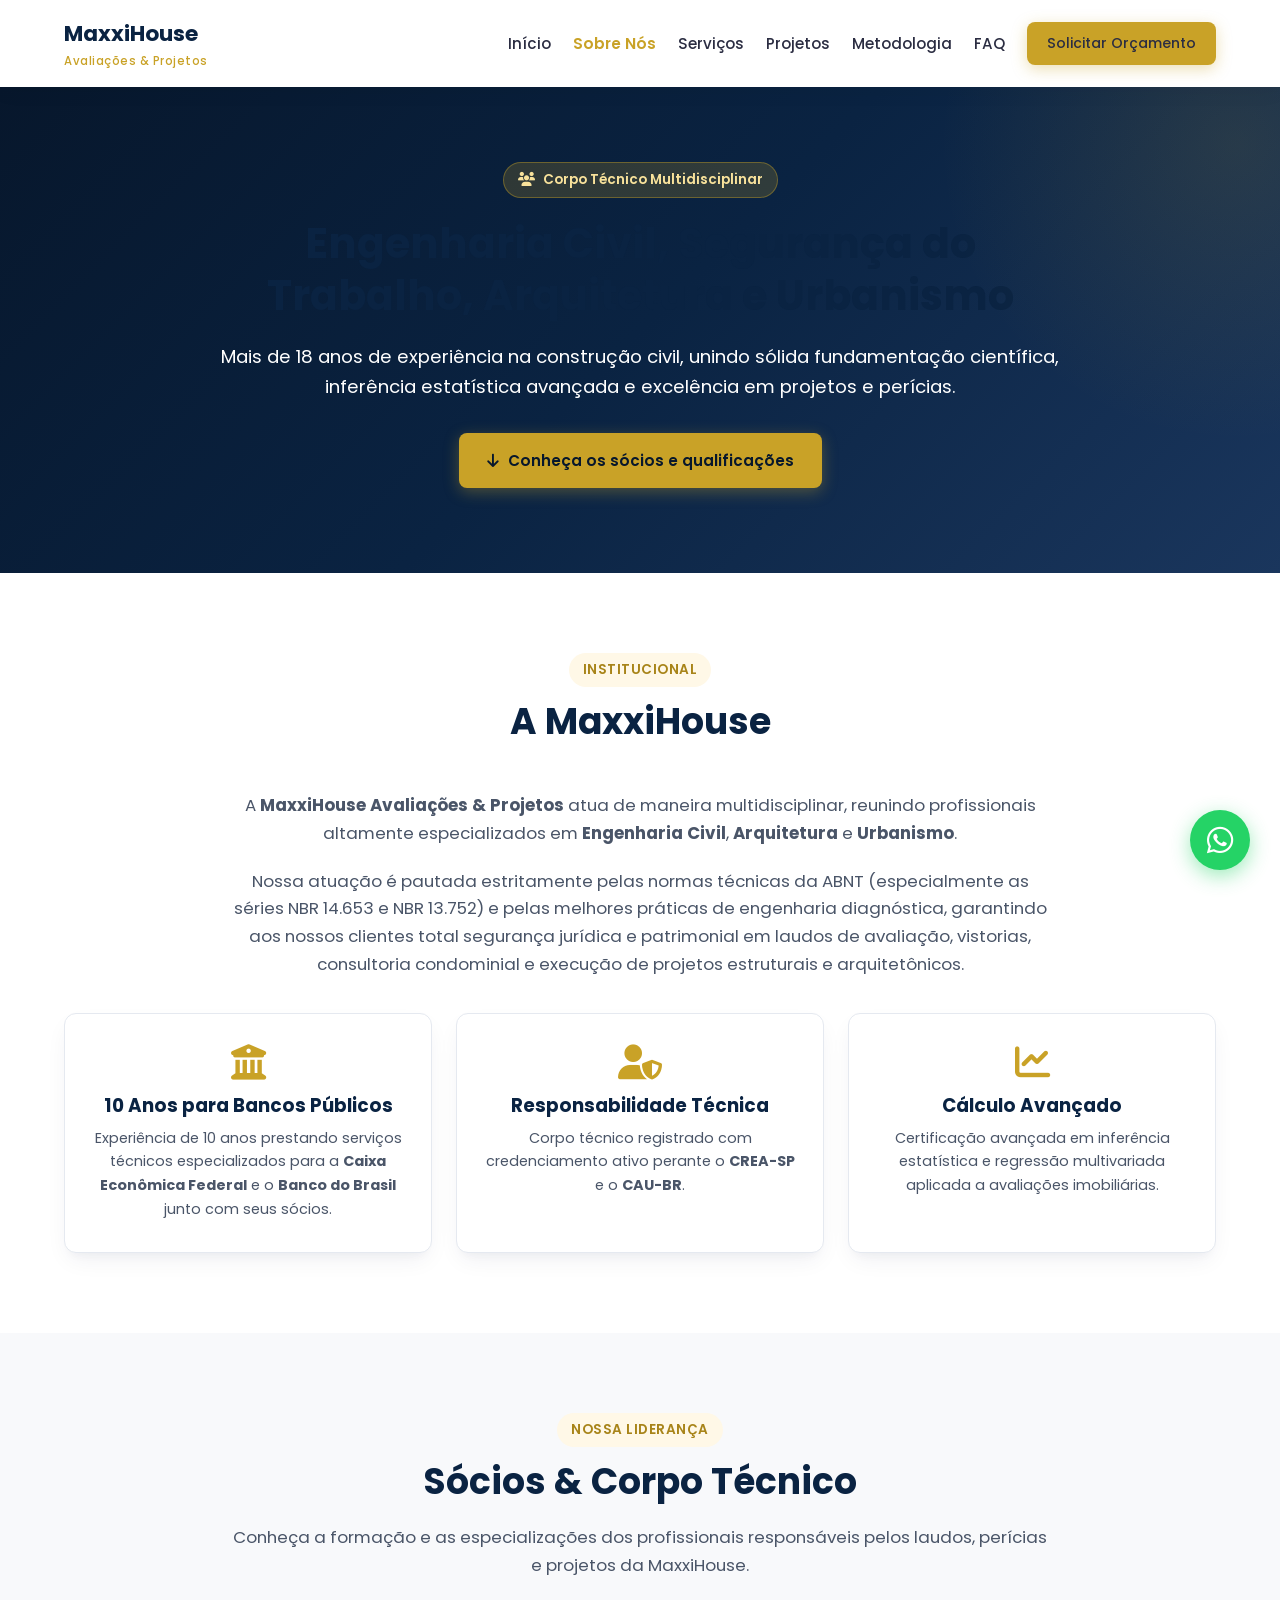
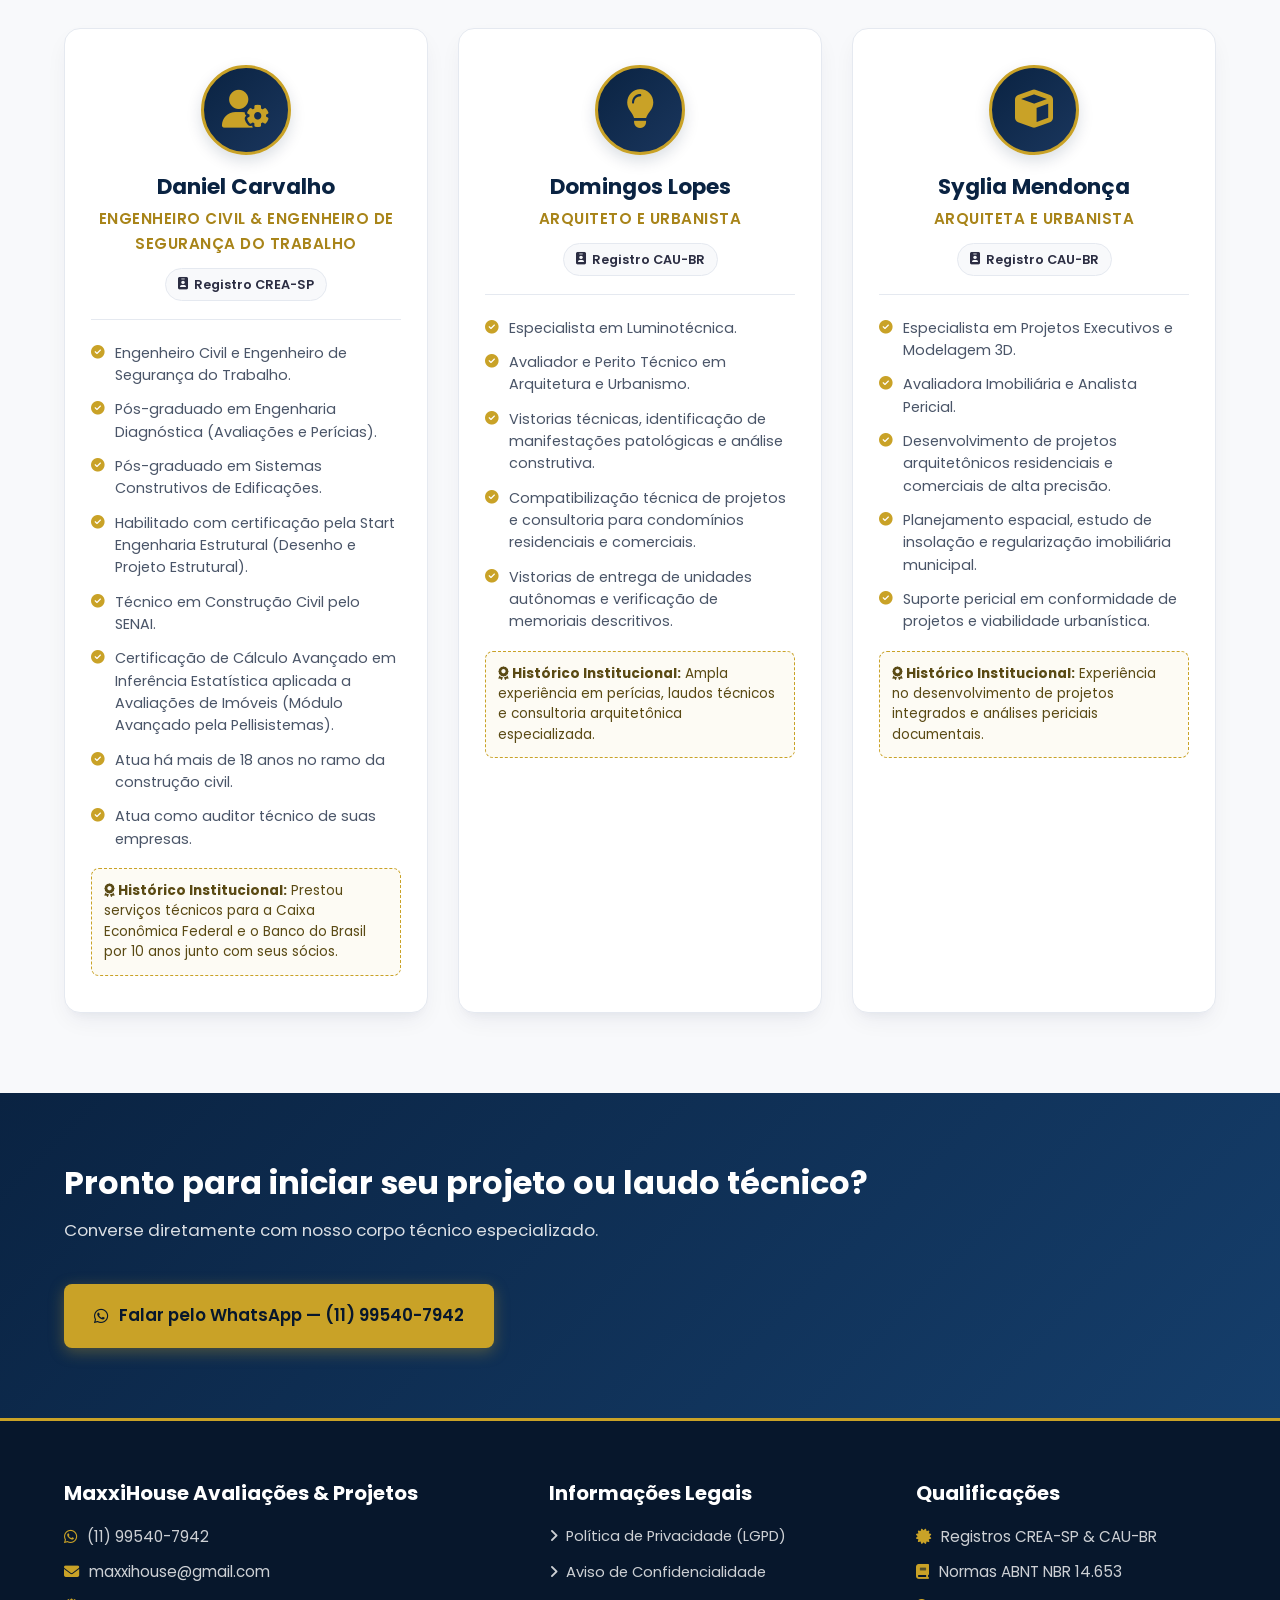
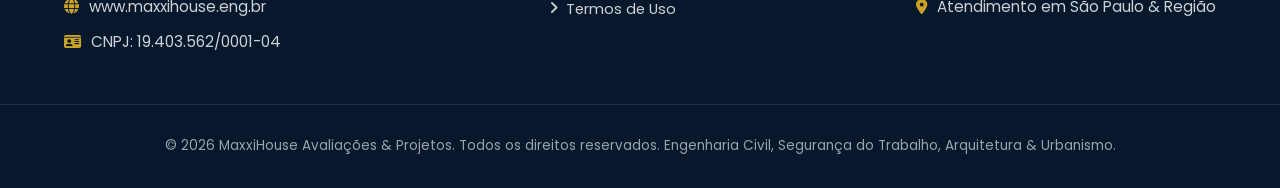
<file: sobre.html>
<!DOCTYPE html>
<html lang="pt-BR">
<head>
  <meta charset="UTF-8">
  <meta name="viewport" content="width=device-width, initial-scale=1.0">
  <title>Sobre Nós & Sócios | MaxxiHouse Avaliações & Projetos</title>
  <meta name="description" content="Conheça a trajetória e as qualificações do corpo técnico e sócios da MaxxiHouse. Engenharia Civil, Arquitetura e Urbanismo com credenciamento CREA-SP e CAU-BR.">
  <link rel="preconnect" href="https://fonts.googleapis.com">
  <link href="https://fonts.googleapis.com/css2?family=Poppins:wght@400;500;600;700&display=swap" rel="stylesheet">
  <link rel="stylesheet" href="https://cdnjs.cloudflare.com/ajax/libs/font-awesome/6.4.0/css/all.min.css">
  <link rel="stylesheet" href="style.css">
  <style>
    .team-grid {
      display: grid;
      grid-template-columns: repeat(3, 1fr);
      gap: 30px;
      margin-top: 40px;
    }
    .team-card {
      background: var(--branco);
      border-radius: 16px;
      padding: 36px 26px;
      text-align: left;
      box-shadow: var(--sombra-card);
      border: 1px solid var(--cinza-borda);
      transition: var(--transicao);
      display: flex;
      flex-direction: column;
    }
    .team-card:hover {
      transform: translateY(-8px);
      box-shadow: var(--sombra-hover);
      border-color: var(--dourado);
    }
    .team-header {
      display: flex;
      flex-direction: column;
      align-items: center;
      text-align: center;
      margin-bottom: 22px;
      border-bottom: 1px solid var(--cinza-borda);
      padding-bottom: 18px;
    }
    .team-avatar {
      width: 90px;
      height: 90px;
      border-radius: 50%;
      background: linear-gradient(135deg, var(--azul-marinho), #1A365D);
      color: var(--dourado);
      display: flex;
      align-items: center;
      justify-content: center;
      font-size: 2.4rem;
      margin-bottom: 18px;
      border: 3px solid var(--dourado);
      box-shadow: 0 6px 15px rgba(10, 35, 66, 0.15);
    }
    .team-card h3 {
      font-size: 1.35rem;
      color: var(--azul-marinho);
      margin-bottom: 6px;
    }
    .team-role {
      display: inline-block;
      color: var(--dourado-escuro);
      font-weight: 600;
      font-size: 0.95rem;
      margin-bottom: 12px;
      text-transform: uppercase;
      letter-spacing: 0.5px;
    }
    .team-badge {
      display: inline-flex;
      align-items: center;
      gap: 6px;
      background: var(--cinza-claro);
      color: var(--cinza-grafite);
      font-size: 0.8rem;
      font-weight: 600;
      padding: 5px 12px;
      border-radius: 50px;
      border: 1px solid var(--cinza-borda);
    }
    .team-qualifications {
      list-style: none;
      padding: 0;
      margin: 0;
      display: flex;
      flex-direction: column;
      gap: 12px;
      font-size: 0.9rem;
      color: var(--texto-suave);
      line-height: 1.55;
    }
    .team-qualifications li {
      display: flex;
      align-items: flex-start;
      gap: 10px;
    }
    .team-qualifications li i {
      color: var(--dourado);
      margin-top: 4px;
      font-size: 0.85rem;
      flex-shrink: 0;
    }
    .team-highlight {
      background: #FDFBF4;
      border: 1px dashed var(--dourado);
      border-radius: 8px;
      padding: 12px;
      margin-top: 18px;
      font-size: 0.85rem;
      color: #5A4A14;
      line-height: 1.5;
    }
    .values-grid {
      display: grid;
      grid-template-columns: repeat(3, 1fr);
      gap: 24px;
      margin-top: 35px;
    }
    .value-card {
      background: var(--branco);
      padding: 30px 24px;
      border-radius: 12px;
      border: 1px solid var(--cinza-borda);
      box-shadow: var(--sombra-card);
      text-align: center;
    }
    .value-card i {
      font-size: 2.2rem;
      color: var(--dourado);
      margin-bottom: 14px;
    }
    .value-card h4 {
      font-size: 1.15rem;
      margin-bottom: 10px;
      color: var(--azul-marinho);
    }
    .value-card p {
      font-size: 0.9rem;
      color: var(--texto-suave);
    }
    @media (max-width: 992px) {
      .team-grid, .values-grid {
        grid-template-columns: 1fr;
      }
    }
  </style>
</head>
<body>

  <!-- CABEÇALHO -->
  <header class="header">
    <div class="container header-inner">
      <a href="index.html" class="logo">
        MaxxiHouse <span>Avaliações & Projetos</span>
      </a>
      <nav class="nav" id="nav">
        <a href="index.html#inicio">Início</a>
        <a href="sobre.html" style="color:var(--dourado);font-weight:600;">Sobre Nós</a>
        <a href="index.html#servicos">Serviços</a>
        <a href="index.html#apresentacao">Projetos</a>
        <a href="index.html#metodologia">Metodologia</a>
        <a href="index.html#faq">FAQ</a>
        <a href="index.html#orcamento" class="btn btn-primary" style="padding:8px 18px;font-size:0.88rem;">Solicitar Orçamento</a>
      </nav>
      <button class="menu-toggle" id="menuToggle" aria-label="Abrir menu">
        <i class="fa-solid fa-bars"></i>
      </button>
    </div>
  </header>

  <!-- HERO SOBRE -->
  <section class="hero" style="padding: 75px 0 85px;">
    <div class="container" style="text-align: center; max-width: 900px;">
      <div class="hero-tag" style="margin: 0 auto 20px;">
        <i class="fa-solid fa-users"></i> Corpo Técnico Multidisciplinar
      </div>
      <h1 style="font-size: 2.6rem; margin-bottom: 20px;">Engenharia Civil, Segurança do Trabalho, Arquitetura e Urbanismo</h1>
      <p style="margin: 0 auto 30px; font-size: 1.15rem;">Mais de 18 anos de experiência na construção civil, unindo sólida fundamentação científica, inferência estatística avançada e excelência em projetos e perícias.</p>
      <a href="#equipe" class="btn btn-primary"><i class="fa-solid fa-arrow-down"></i> Conheça os sócios e qualificações</a>
    </div>
  </section>

  <!-- HISTÓRIA E PROPÓSITO -->
  <section class="section">
    <div class="container">
      <div class="section-title-wrap">
        <span class="section-tag">Institucional</span>
        <h2>A MaxxiHouse</h2>
      </div>
      <p class="section-text">A <strong>MaxxiHouse Avaliações & Projetos</strong> atua de maneira multidisciplinar, reunindo profissionais altamente especializados em <strong>Engenharia Civil</strong>, <strong>Arquitetura</strong> e <strong>Urbanismo</strong>.</p>
      <p class="section-text">Nossa atuação é pautada estritamente pelas normas técnicas da ABNT (especialmente as séries NBR 14.653 e NBR 13.752) e pelas melhores práticas de engenharia diagnóstica, garantindo aos nossos clientes total segurança jurídica e patrimonial em laudos de avaliação, vistorias, consultoria condominial e execução de projetos estruturais e arquitetônicos.</p>

      <div class="values-grid">
        <div class="value-card">
          <i class="fa-solid fa-building-columns"></i>
          <h4>10 Anos para Bancos Públicos</h4>
          <p>Experiência de 10 anos prestando serviços técnicos especializados para a <strong>Caixa Econômica Federal</strong> e o <strong>Banco do Brasil</strong> junto com seus sócios.</p>
        </div>
        <div class="value-card">
          <i class="fa-solid fa-user-shield"></i>
          <h4>Responsabilidade Técnica</h4>
          <p>Corpo técnico registrado com credenciamento ativo perante o <strong>CREA-SP</strong> e o <strong>CAU-BR</strong>.</p>
        </div>
        <div class="value-card">
          <i class="fa-solid fa-chart-line"></i>
          <h4>Cálculo Avançado</h4>
          <p>Certificação avançada em inferência estatística e regressão multivariada aplicada a avaliações imobiliárias.</p>
        </div>
      </div>
    </div>
  </section>

  <!-- CORPO TÉCNICO E SÓCIOS -->
  <section class="section section-alt" id="equipe">
    <div class="container">
      <div class="section-title-wrap">
        <span class="section-tag">Nossa Liderança</span>
        <h2>Sócios & Corpo Técnico</h2>
        <p class="section-text">Conheça a formação e as especializações dos profissionais responsáveis pelos laudos, perícias e projetos da MaxxiHouse.</p>
      </div>

      <div class="team-grid">
        <!-- DANIEL CARVALHO -->
        <div class="team-card">
          <div class="team-header">
            <div class="team-avatar">
              <i class="fa-solid fa-user-gear"></i>
            </div>
            <h3>Daniel Carvalho</h3>
            <span class="team-role">Engenheiro Civil & Engenheiro de Segurança do Trabalho</span>
            <div class="team-badge">
              <i class="fa-solid fa-id-badge"></i> Registro CREA-SP
            </div>
          </div>
          <ul class="team-qualifications">
            <li><i class="fa-solid fa-check-circle"></i> Engenheiro Civil e Engenheiro de Segurança do Trabalho.</li>
            <li><i class="fa-solid fa-check-circle"></i> Pós-graduado em Engenharia Diagnóstica (Avaliações e Perícias).</li>
            <li><i class="fa-solid fa-check-circle"></i> Pós-graduado em Sistemas Construtivos de Edificações.</li>
            <li><i class="fa-solid fa-check-circle"></i> Habilitado com certificação pela Start Engenharia Estrutural (Desenho e Projeto Estrutural).</li>
            <li><i class="fa-solid fa-check-circle"></i> Técnico em Construção Civil pelo SENAI.</li>
            <li><i class="fa-solid fa-check-circle"></i> Certificação de Cálculo Avançado em Inferência Estatística aplicada a Avaliações de Imóveis (Módulo Avançado pela Pellisistemas).</li>
            <li><i class="fa-solid fa-check-circle"></i> Atua há mais de 18 anos no ramo da construção civil.</li>
            <li><i class="fa-solid fa-check-circle"></i> Atua como auditor técnico de suas empresas.</li>
          </ul>
          <div class="team-highlight">
            <i class="fa-solid fa-award"></i> <strong>Histórico Institucional:</strong> Prestou serviços técnicos para a Caixa Econômica Federal e o Banco do Brasil por 10 anos junto com seus sócios.
          </div>
        </div>

        <!-- DOMINGOS LOPES -->
        <div class="team-card">
          <div class="team-header">
            <div class="team-avatar">
              <i class="fa-solid fa-lightbulb"></i>
            </div>
            <h3>Domingos Lopes</h3>
            <span class="team-role">Arquiteto e Urbanista</span>
            <div class="team-badge">
              <i class="fa-solid fa-id-badge"></i> Registro CAU-BR
            </div>
          </div>
          <ul class="team-qualifications">
            <li><i class="fa-solid fa-check-circle"></i> Especialista em Luminotécnica.</li>
            <li><i class="fa-solid fa-check-circle"></i> Avaliador e Perito Técnico em Arquitetura e Urbanismo.</li>
            <li><i class="fa-solid fa-check-circle"></i> Vistorias técnicas, identificação de manifestações patológicas e análise construtiva.</li>
            <li><i class="fa-solid fa-check-circle"></i> Compatibilização técnica de projetos e consultoria para condomínios residenciais e comerciais.</li>
            <li><i class="fa-solid fa-check-circle"></i> Vistorias de entrega de unidades autônomas e verificação de memoriais descritivos.</li>
          </ul>
          <div class="team-highlight">
            <i class="fa-solid fa-award"></i> <strong>Histórico Institucional:</strong> Ampla experiência em perícias, laudos técnicos e consultoria arquitetônica especializada.
          </div>
        </div>

        <!-- SYGLIA MENDONÇA -->
        <div class="team-card">
          <div class="team-header">
            <div class="team-avatar">
              <i class="fa-solid fa-cube"></i>
            </div>
            <h3>Syglia Mendonça</h3>
            <span class="team-role">Arquiteta e Urbanista</span>
            <div class="team-badge">
              <i class="fa-solid fa-id-badge"></i> Registro CAU-BR
            </div>
          </div>
          <ul class="team-qualifications">
            <li><i class="fa-solid fa-check-circle"></i> Especialista em Projetos Executivos e Modelagem 3D.</li>
            <li><i class="fa-solid fa-check-circle"></i> Avaliadora Imobiliária e Analista Pericial.</li>
            <li><i class="fa-solid fa-check-circle"></i> Desenvolvimento de projetos arquitetônicos residenciais e comerciais de alta precisão.</li>
            <li><i class="fa-solid fa-check-circle"></i> Planejamento espacial, estudo de insolação e regularização imobiliária municipal.</li>
            <li><i class="fa-solid fa-check-circle"></i> Suporte pericial em conformidade de projetos e viabilidade urbanística.</li>
          </ul>
          <div class="team-highlight">
            <i class="fa-solid fa-award"></i> <strong>Histórico Institucional:</strong> Experiência no desenvolvimento de projetos integrados e análises periciais documentais.
          </div>
        </div>
      </div>
    </div>
  </section>

  <!-- CTA DE CONTATO -->
  <section class="cta-suporte">
    <div class="container cta-inner">
      <div class="cta-text">
        <h2>Pronto para iniciar seu projeto ou laudo técnico?</h2>
        <p>Converse diretamente com nosso corpo técnico especializado.</p>
      </div>
      <div>
        <a href="https://wa.me/5511995407942" target="_blank" class="btn btn-primary" style="font-size:1.05rem;padding:16px 28px;">
          <i class="fa-brands fa-whatsapp"></i> Falar pelo WhatsApp — (11) 99540-7942
        </a>
      </div>
    </div>
  </section>

  <!-- FOOTER -->
  <footer class="footer">
    <div class="container footer-inner">
      <div class="footer-col">
        <h3>MaxxiHouse Avaliações & Projetos</h3>
        <p><i class="fa-brands fa-whatsapp"></i> (11) 99540-7942</p>
        <p><i class="fa-solid fa-envelope"></i> maxxihouse@gmail.com</p>
        <p><i class="fa-solid fa-globe"></i> www.maxxihouse.eng.br</p>
        <p><i class="fa-solid fa-id-card"></i> CNPJ: 19.403.562/0001-04</p>
      </div>

      <div class="footer-col">
        <h3>Informações Legais</h3>
        <div class="footer-links">
          <a href="termos-politicas.html#privacidade"><i class="fa-solid fa-angle-right"></i> Política de Privacidade (LGPD)</a>
          <a href="termos-politicas.html#confidencialidade"><i class="fa-solid fa-angle-right"></i> Aviso de Confidencialidade</a>
          <a href="termos-politicas.html#termos"><i class="fa-solid fa-angle-right"></i> Termos de Uso</a>
        </div>
      </div>

      <div class="footer-col">
        <h3>Qualificações</h3>
        <p><i class="fa-solid fa-certificate"></i> Registros CREA-SP & CAU-BR</p>
        <p><i class="fa-solid fa-book"></i> Normas ABNT NBR 14.653</p>
        <p><i class="fa-solid fa-location-dot"></i> Atendimento em São Paulo & Região</p>
      </div>
    </div>

    <div class="footer-bottom">
      <p>&copy; 2026 MaxxiHouse Avaliações & Projetos. Todos os direitos reservados. Engenharia Civil, Segurança do Trabalho, Arquitetura & Urbanismo.</p>
    </div>
  </footer>

  <!-- WHATSAPP FLOAT BUTTON -->
  <a href="https://wa.me/5511995407942" class="whatsapp-float" target="_blank" aria-label="Falar pelo WhatsApp com a equipe">
    <i class="fa-brands fa-whatsapp"></i>
  </a>

  <script src="script.js"></script>
</body>
</html>
</file>
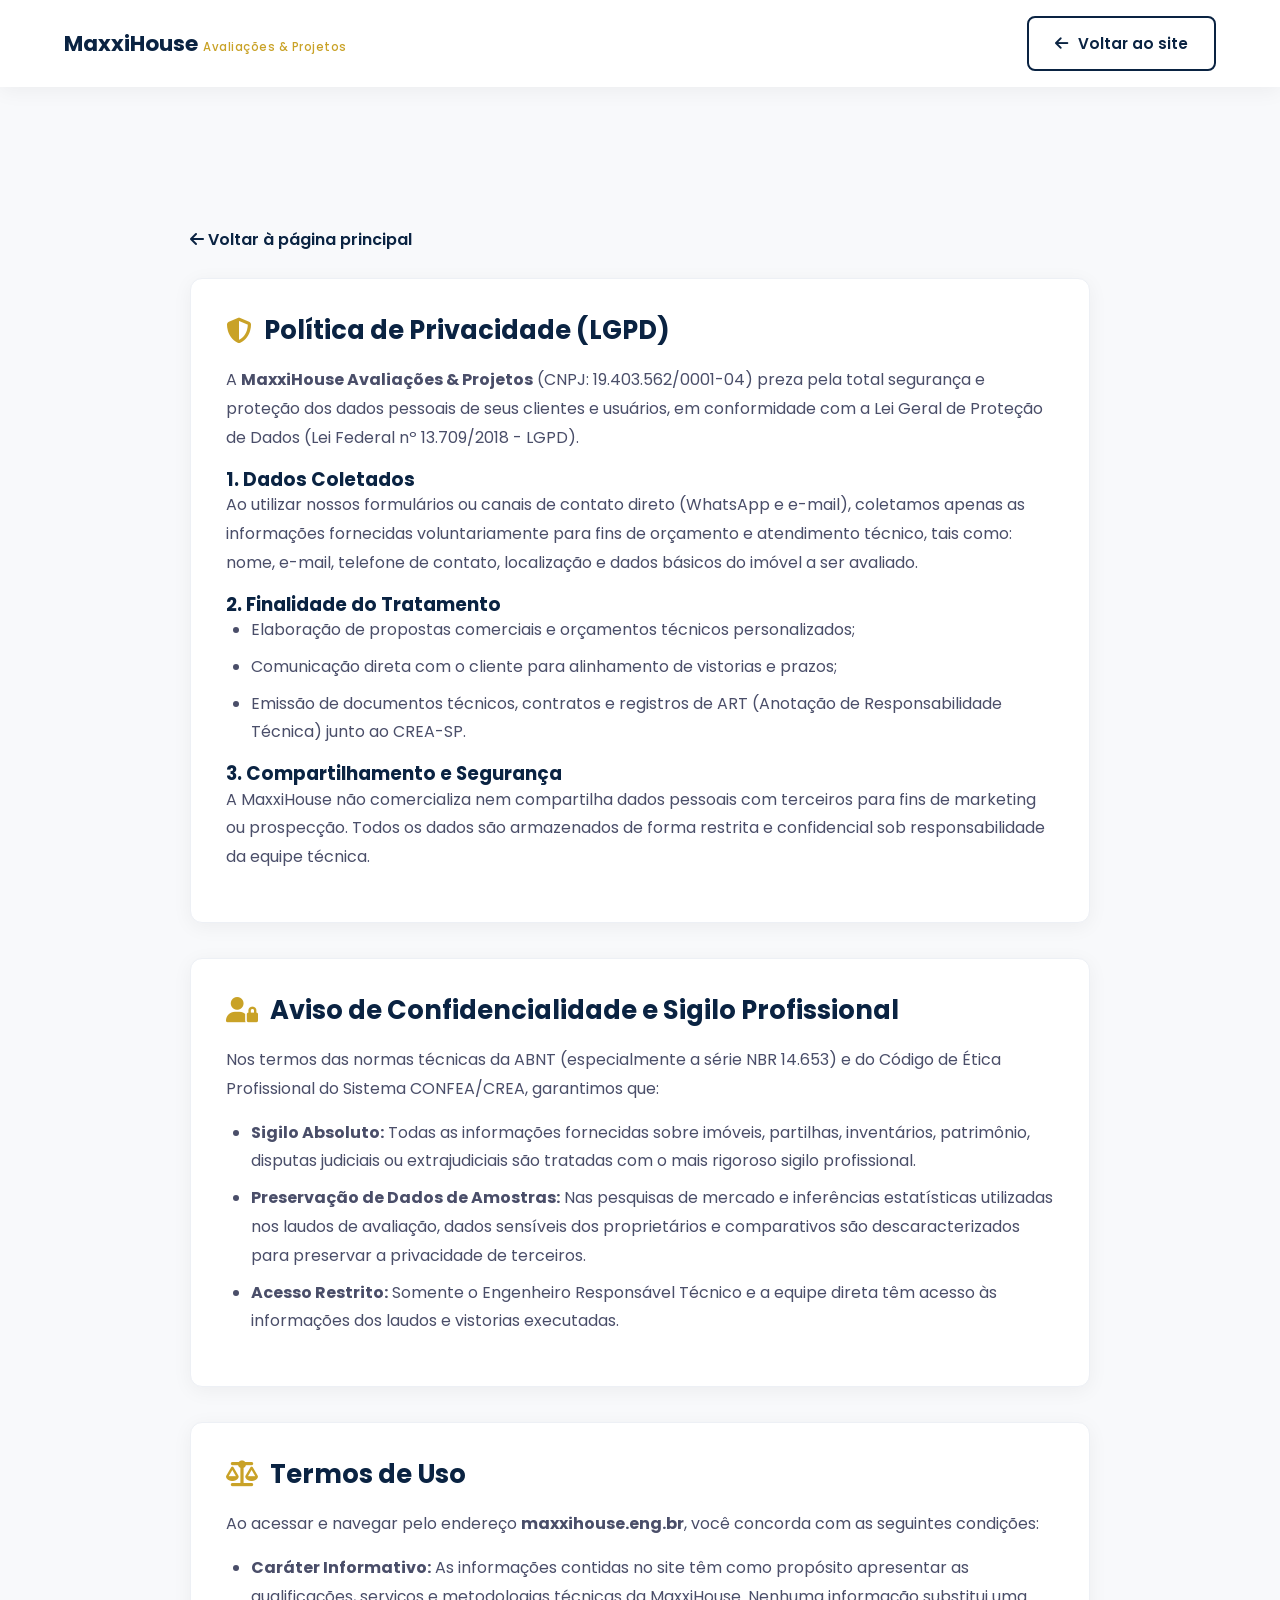
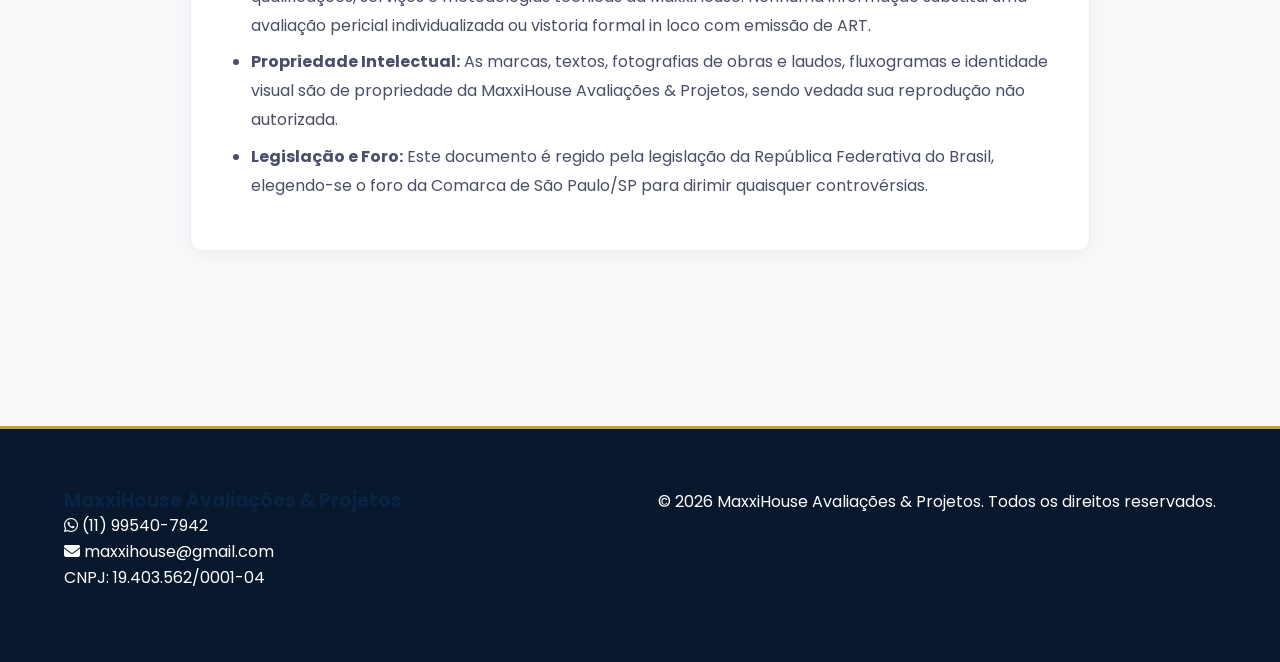
<file: termos-politicas.html>
﻿<!DOCTYPE html>
<html lang="pt-BR">
<head>
  <meta charset="UTF-8">
  <meta name="viewport" content="width=device-width, initial-scale=1.0">
  <title>Termos de Uso, Privacidade e Confidencialidade | MaxxiHouse</title>
  <link rel="preconnect" href="https://fonts.googleapis.com">
  <link href="https://fonts.googleapis.com/css2?family=Poppins:wght@400;500;600;700&display=swap" rel="stylesheet">
  <link rel="stylesheet" href="https://cdnjs.cloudflare.com/ajax/libs/font-awesome/6.4.0/css/all.min.css">
  <link rel="stylesheet" href="style.css">
  <style>
    .legal-content {
      padding: 60px 0;
      max-width: 900px;
      margin: 0 auto;
    }
    .legal-block {
      background: #ffffff;
      padding: 35px;
      border-radius: 12px;
      margin-bottom: 35px;
      box-shadow: 0 4px 20px rgba(0,0,0,0.05);
      border: 1px solid #edf0f5;
    }
    .legal-block h2 {
      text-align: left;
      font-size: 1.6rem;
      margin-bottom: 20px;
      display: flex;
      align-items: center;
      gap: 12px;
    }
    .legal-block h2 i {
      color: var(--dourado);
    }
    .legal-block p, .legal-block ul {
      margin-bottom: 15px;
      line-height: 1.8;
      color: #4a4e69;
    }
    .legal-block ul {
      padding-left: 25px;
    }
    .legal-block li {
      margin-bottom: 8px;
    }
    .back-nav {
      margin-bottom: 25px;
    }
  </style>
</head>
<body>

  <header class="header">
    <div class="container header-inner">
      <div class="logo">
        <a href="index.html" style="text-decoration:none;color:inherit;">
          MaxxiHouse <span>Avaliações & Projetos</span>
        </a>
      </div>
      <a href="index.html" class="btn btn-outline" style="color:var(--azul-marinho);border-color:var(--azul-marinho);">
        <i class="fa-solid fa-arrow-left"></i> Voltar ao site
      </a>
    </div>
  </header>

  <main class="section section-alt">
    <div class="container legal-content">
      
      <div class="back-nav">
        <a href="index.html" style="color:var(--azul-marinho);text-decoration:none;font-weight:600;">
          <i class="fa-solid fa-arrow-left"></i> Voltar à página principal
        </a>
      </div>

      <!-- POLÍTICA DE PRIVACIDADE -->
      <section class="legal-block" id="privacidade">
        <h2><i class="fa-solid fa-shield-halved"></i> Política de Privacidade (LGPD)</h2>
        <p>A <strong>MaxxiHouse Avaliações & Projetos</strong> (CNPJ: 19.403.562/0001-04) preza pela total segurança e proteção dos dados pessoais de seus clientes e usuários, em conformidade com a Lei Geral de Proteção de Dados (Lei Federal nº 13.709/2018 - LGPD).</p>
        
        <h3>1. Dados Coletados</h3>
        <p>Ao utilizar nossos formulários ou canais de contato direto (WhatsApp e e-mail), coletamos apenas as informações fornecidas voluntariamente para fins de orçamento e atendimento técnico, tais como: nome, e-mail, telefone de contato, localização e dados básicos do imóvel a ser avaliado.</p>

        <h3>2. Finalidade do Tratamento</h3>
        <ul>
          <li>Elaboração de propostas comerciais e orçamentos técnicos personalizados;</li>
          <li>Comunicação direta com o cliente para alinhamento de vistorias e prazos;</li>
          <li>Emissão de documentos técnicos, contratos e registros de ART (Anotação de Responsabilidade Técnica) junto ao CREA-SP.</li>
        </ul>

        <h3>3. Compartilhamento e Segurança</h3>
        <p>A MaxxiHouse não comercializa nem compartilha dados pessoais com terceiros para fins de marketing ou prospecção. Todos os dados são armazenados de forma restrita e confidencial sob responsabilidade da equipe técnica.</p>
      </section>

      <!-- AVISO DE CONFIDENCIALIDADE -->
      <section class="legal-block" id="confidencialidade">
        <h2><i class="fa-solid fa-user-lock"></i> Aviso de Confidencialidade e Sigilo Profissional</h2>
        <p>Nos termos das normas técnicas da ABNT (especialmente a série NBR 14.653) e do Código de Ética Profissional do Sistema CONFEA/CREA, garantimos que:</p>
        <ul>
          <li><strong>Sigilo Absoluto:</strong> Todas as informações fornecidas sobre imóveis, partilhas, inventários, patrimônio, disputas judiciais ou extrajudiciais são tratadas com o mais rigoroso sigilo profissional.</li>
          <li><strong>Preservação de Dados de Amostras:</strong> Nas pesquisas de mercado e inferências estatísticas utilizadas nos laudos de avaliação, dados sensíveis dos proprietários e comparativos são descaracterizados para preservar a privacidade de terceiros.</li>
          <li><strong>Acesso Restrito:</strong> Somente o Engenheiro Responsável Técnico e a equipe direta têm acesso às informações dos laudos e vistorias executadas.</li>
        </ul>
      </section>

      <!-- TERMOS DE USO -->
      <section class="legal-block" id="termos">
        <h2><i class="fa-solid fa-scale-balanced"></i> Termos de Uso</h2>
        <p>Ao acessar e navegar pelo endereço <strong>maxxihouse.eng.br</strong>, você concorda com as seguintes condições:</p>
        <ul>
          <li><strong>Caráter Informativo:</strong> As informações contidas no site têm como propósito apresentar as qualificações, serviços e metodologias técnicas da MaxxiHouse. Nenhuma informação substitui uma avaliação pericial individualizada ou vistoria formal in loco com emissão de ART.</li>
          <li><strong>Propriedade Intelectual:</strong> As marcas, textos, fotografias de obras e laudos, fluxogramas e identidade visual são de propriedade da MaxxiHouse Avaliações & Projetos, sendo vedada sua reprodução não autorizada.</li>
          <li><strong>Legislação e Foro:</strong> Este documento é regido pela legislação da República Federativa do Brasil, elegendo-se o foro da Comarca de São Paulo/SP para dirimir quaisquer controvérsias.</li>
        </ul>
      </section>

    </div>
  </main>

  <footer class="footer">
    <div class="container footer-inner">
      <div>
        <h3>MaxxiHouse Avaliações & Projetos</h3>
        <p><i class="fa-brands fa-whatsapp"></i> (11) 99540-7942</p>
        <p><i class="fa-solid fa-envelope"></i> maxxihouse@gmail.com</p>
        <p>CNPJ: 19.403.562/0001-04</p>
      </div>
      <div>
        <p>&copy; 2026 MaxxiHouse Avaliações & Projetos. Todos os direitos reservados.</p>
      </div>
    </div>
  </footer>

</body>
</html>
</file>
<file: style.css>
﻿:root {
  --azul-marinho: #0A2342;
  --azul-profundo: #07172c;
  --cinza-grafite: #2B2D42;
  --texto-suave: #4A5568;
  --branco: #FFFFFF;
  --dourado: #C9A227;
  --dourado-escuro: #A88419;
  --dourado-claro: #FFF8E7;
  --cinza-claro: #F8F9FB;
  --cinza-borda: #E5E9F0;
  --verde-whatsapp: #25D366;
  --verde-whatsapp-dark: #1EBE5D;
  --sombra-card: 0 10px 25px -5px rgba(10, 35, 66, 0.07), 0 8px 10px -6px rgba(10, 35, 66, 0.04);
  --sombra-hover: 0 20px 30px -10px rgba(10, 35, 66, 0.15);
  --transicao: all 0.3s cubic-bezier(0.4, 0, 0.2, 1);
}

* {
  margin: 0;
  padding: 0;
  box-sizing: border-box;
}

html {
  scroll-behavior: smooth;
}

body {
  font-family: 'Poppins', sans-serif;
  color: var(--cinza-grafite);
  background-color: var(--branco);
  line-height: 1.65;
  overflow-x: hidden;
  -webkit-font-smoothing: antialiased;
}

.container {
  max-width: 1200px;
  margin: 0 auto;
  padding: 0 24px;
}

h1, h2, h3, h4 {
  color: var(--azul-marinho);
  font-weight: 700;
  line-height: 1.25;
}

h2 {
  font-size: 2.25rem;
  margin-bottom: 20px;
  text-align: center;
  position: relative;
}

.section-title-wrap {
  text-align: center;
  margin-bottom: 48px;
}

.section-tag {
  display: inline-block;
  background: var(--dourado-claro);
  color: var(--dourado-escuro);
  font-size: 0.85rem;
  font-weight: 600;
  padding: 6px 14px;
  border-radius: 50px;
  text-transform: uppercase;
  letter-spacing: 0.5px;
  margin-bottom: 12px;
}

.section {
  padding: 80px 0;
  scroll-margin-top: 80px;
}

.section-alt {
  background: var(--cinza-claro);
}

.section-text {
  max-width: 820px;
  margin: 0 auto 20px;
  text-align: center;
  color: var(--texto-suave);
  font-size: 1.05rem;
}

/* HEADER & NAVBAR */
.header {
  position: sticky;
  top: 0;
  background: rgba(255, 255, 255, 0.96);
  backdrop-filter: blur(12px);
  -webkit-backdrop-filter: blur(12px);
  box-shadow: 0 4px 20px rgba(0, 0, 0, 0.05);
  z-index: 1000;
  transition: var(--transicao);
}

.header-inner {
  display: flex;
  align-items: center;
  justify-content: space-between;
  padding: 16px 24px;
}

.logo {
  font-weight: 700;
  font-size: 1.35rem;
  color: var(--azul-marinho);
  text-decoration: none;
  display: flex;
  flex-direction: column;
}

.logo span {
  font-size: 0.72rem;
  font-weight: 500;
  color: var(--dourado);
  letter-spacing: 0.5px;
}

.nav {
  display: flex;
  gap: 22px;
  align-items: center;
}

.nav a {
  text-decoration: none;
  color: var(--cinza-grafite);
  font-weight: 500;
  font-size: 0.95rem;
  transition: var(--transicao);
  position: relative;
}

.nav a:hover {
  color: var(--dourado);
}

.nav a::after {
  content: '';
  position: absolute;
  bottom: -4px;
  left: 0;
  width: 0;
  height: 2px;
  background: var(--dourado);
  transition: var(--transicao);
}

.nav a:hover::after {
  width: 100%;
}

.menu-toggle {
  display: none;
  background: none;
  border: none;
  font-size: 1.6rem;
  color: var(--azul-marinho);
  cursor: pointer;
  padding: 8px;
}

/* BUTTONS */
.btn {
  padding: 13px 26px;
  border-radius: 8px;
  text-decoration: none;
  font-weight: 600;
  font-size: 0.95rem;
  display: inline-flex;
  align-items: center;
  justify-content: center;
  gap: 10px;
  transition: var(--transicao);
  border: 2px solid transparent;
  cursor: pointer;
  white-space: nowrap;
}

.btn-primary {
  background: var(--dourado);
  color: var(--azul-profundo);
  box-shadow: 0 4px 15px rgba(201, 162, 39, 0.35);
}

.btn-primary:hover {
  background: var(--dourado-escuro);
  color: var(--branco);
  transform: translateY(-2px);
  box-shadow: 0 6px 20px rgba(201, 162, 39, 0.45);
}

.btn-outline {
  border-color: rgba(255, 255, 255, 0.7);
  color: var(--branco);
  background: transparent;
}

.btn-outline:hover {
  background: var(--branco);
  color: var(--azul-marinho);
  transform: translateY(-2px);
}

.btn-whatsapp {
  background: var(--verde-whatsapp);
  color: var(--branco);
  box-shadow: 0 4px 15px rgba(37, 211, 102, 0.35);
}

.btn-whatsapp:hover {
  background: var(--verde-whatsapp-dark);
  color: var(--branco);
  transform: translateY(-2px);
}

/* HERO SECTION */
.hero {
  background: linear-gradient(135deg, #07172C 0%, #0A2342 50%, #1A365D 100%);
  color: var(--branco);
  padding: 90px 0 100px;
  position: relative;
  overflow: hidden;
}

.hero::before {
  content: '';
  position: absolute;
  top: -50%;
  right: -20%;
  width: 600px;
  height: 600px;
  background: radial-gradient(circle, rgba(201, 162, 39, 0.12) 0%, rgba(0,0,0,0) 70%);
  border-radius: 50%;
  pointer-events: none;
}

.hero-flex {
  display: flex;
  align-items: center;
  gap: 60px;
  position: relative;
  z-index: 1;
}

.hero-content {
  flex: 1.1;
  text-align: left;
}

.hero-tag {
  display: inline-flex;
  align-items: center;
  gap: 8px;
  background: rgba(201, 162, 39, 0.2);
  color: #F8E29B;
  border: 1px solid rgba(201, 162, 39, 0.4);
  padding: 6px 14px;
  border-radius: 50px;
  font-size: 0.85rem;
  font-weight: 600;
  margin-bottom: 22px;
}

.hero-content h1 {
  color: var(--branco);
  font-size: 2.5rem;
  font-weight: 700;
  line-height: 1.22;
  margin-bottom: 22px;
  letter-spacing: -0.5px;
}

.hero-content p {
  max-width: 580px;
  margin-bottom: 34px;
  font-size: 1.1rem;
  color: rgba(255, 255, 255, 0.88);
  line-height: 1.7;
}

.hero-buttons {
  display: flex;
  gap: 16px;
  flex-wrap: wrap;
  align-items: center;
}

.hero-image {
  flex: 0.9;
  position: relative;
  text-align: center;
}

.hero-image img {
  width: 100%;
  max-width: 440px;
  height: auto;
  border-radius: 16px;
  box-shadow: 0 20px 40px rgba(0, 0, 0, 0.4);
  display: block;
  object-fit: contain;
  background: rgba(255, 255, 255, 0.05);
  border: 2px solid rgba(255, 255, 255, 0.15);
}

.hero-badge {
  display: inline-flex;
  align-items: center;
  gap: 10px;
  position: absolute;
  bottom: -18px;
  left: 50%;
  transform: translateX(-50%);
  background: var(--branco);
  color: var(--azul-marinho);
  padding: 10px 20px;
  border-radius: 50px;
  font-weight: 600;
  font-size: 0.85rem;
  box-shadow: 0 10px 25px rgba(0, 0, 0, 0.25);
  white-space: nowrap;
  border: 1px solid var(--cinza-borda);
}

.hero-badge i {
  color: var(--dourado);
  font-size: 1.1rem;
}

/* CREDIBILITY BAR */
.credibility-bar {
  background: var(--branco);
  padding: 24px 0;
  border-bottom: 1px solid var(--cinza-borda);
  box-shadow: 0 4px 15px rgba(0, 0, 0, 0.02);
}

.credibility-inner {
  display: flex;
  align-items: center;
  justify-content: space-around;
  flex-wrap: wrap;
  gap: 24px;
}

.cred-item {
  display: flex;
  align-items: center;
  gap: 14px;
  color: var(--cinza-grafite);
}

.cred-item img {
  height: 48px;
  width: auto;
  object-fit: contain;
  filter: grayscale(15%);
  transition: var(--transicao);
}

.cred-item:hover img {
  filter: grayscale(0%);
}

.cred-item span {
  font-size: 0.88rem;
  font-weight: 600;
  color: var(--azul-marinho);
}

.cred-item small {
  display: block;
  font-size: 0.75rem;
  color: var(--texto-suave);
  font-weight: 400;
}

/* GRIDS & CARDS */
.grid {
  display: grid;
  gap: 24px;
}

.grid-3 {
  grid-template-columns: repeat(3, 1fr);
}

.card {
  background: var(--branco);
  padding: 28px 22px;
  border-radius: 12px;
  box-shadow: var(--sombra-card);
  text-align: center;
  transition: var(--transicao);
  text-decoration: none;
  color: inherit;
  border: 1px solid var(--cinza-borda);
  display: flex;
  flex-direction: column;
  align-items: center;
  justify-content: flex-start;
}

.card:hover {
  transform: translateY(-6px);
  box-shadow: var(--sombra-hover);
  border-color: var(--dourado);
}

.card-icon {
  width: 60px;
  height: 60px;
  border-radius: 14px;
  background: var(--dourado-claro);
  display: flex;
  align-items: center;
  justify-content: center;
  margin-bottom: 16px;
  transition: var(--transicao);
}

.card:hover .card-icon {
  background: var(--dourado);
}

.card-icon i {
  font-size: 1.6rem;
  color: var(--dourado);
  transition: var(--transicao);
}

.card:hover .card-icon i {
  color: var(--branco);
}

.card h3 {
  font-size: 1.15rem;
  margin-bottom: 10px;
  color: var(--azul-marinho);
}

.card p {
  font-size: 0.9rem;
  color: var(--texto-suave);
  line-height: 1.55;
}

/* NOSSOS SERVIÇOS (DETALHES) */
.servico-detalhe {
  background: var(--branco);
  padding: 32px 30px;
  border-radius: 14px;
  margin-bottom: 24px;
  box-shadow: var(--sombra-card);
  border-left: 5px solid var(--dourado);
  border-top: 1px solid var(--cinza-borda);
  border-right: 1px solid var(--cinza-borda);
  border-bottom: 1px solid var(--cinza-borda);
  scroll-margin-top: 100px;
  transition: var(--transicao);
}

.servico-detalhe:hover {
  box-shadow: var(--sombra-hover);
}

.servico-detalhe h3 {
  font-size: 1.35rem;
  margin-bottom: 14px;
  display: flex;
  align-items: center;
  gap: 12px;
}

.servico-detalhe h3 i {
  color: var(--dourado);
  font-size: 1.25rem;
}

.servico-detalhe p {
  color: var(--texto-suave);
  font-size: 1rem;
  line-height: 1.75;
}

.servico-destaque-box {
  background: #FDFBF4;
  border: 1px dashed var(--dourado);
  border-radius: 10px;
  padding: 16px 20px;
  margin-top: 16px;
  font-size: 0.95rem;
  color: #5A4A14;
  line-height: 1.65;
}

.checklist-itens {
  margin-top: 16px;
  display: grid;
  grid-template-columns: repeat(auto-fit, minmax(240px, 1fr));
  gap: 10px;
  list-style: none;
}

.checklist-itens li {
  background: var(--cinza-claro);
  padding: 10px 14px;
  border-radius: 8px;
  font-size: 0.9rem;
  display: flex;
  align-items: center;
  gap: 10px;
  color: var(--cinza-grafite);
}

.checklist-itens li i {
  color: var(--dourado);
}

/* PORTFÓLIO / APRESENTAÇÃO DE SLIDES COM ENQUADRAMENTO PERFEITO */
.slide-viewer-section {
  padding: 70px 0;
  background: #F0F4F8;
}

.slide-viewer-container {
  max-width: 1060px;
  margin: 0 auto;
  position: relative;
}

.slide-viewport {
  background: #101924;
  border-radius: 18px;
  overflow: hidden;
  box-shadow: 0 20px 45px rgba(10, 35, 66, 0.22);
  border: 2px solid #CBD5E1;
  position: relative;
  aspect-ratio: 16 / 9;
  display: flex;
  align-items: center;
  justify-content: center;
}

.slide-slide {
  position: absolute;
  top: 0;
  left: 0;
  width: 100%;
  height: 100%;
  opacity: 0;
  visibility: hidden;
  transition: opacity 0.4s ease, visibility 0.4s ease;
  display: flex;
  align-items: center;
  justify-content: center;
}

.slide-slide.active {
  opacity: 1;
  visibility: visible;
  position: relative;
}

.slide-slide img {
  width: 100%;
  height: 100%;
  object-fit: contain;
  display: block;
}

.slide-controls {
  display: flex;
  align-items: center;
  justify-content: space-between;
  margin-top: 20px;
  gap: 20px;
}

.slide-btn {
  background: var(--azul-marinho);
  color: var(--branco);
  border: none;
  width: 48px;
  height: 48px;
  border-radius: 50%;
  cursor: pointer;
  display: flex;
  align-items: center;
  justify-content: center;
  font-size: 1.2rem;
  transition: var(--transicao);
  box-shadow: 0 4px 12px rgba(10, 35, 66, 0.2);
}

.slide-btn:hover {
  background: var(--dourado);
  color: var(--azul-profundo);
  transform: scale(1.08);
}

.slide-indicators {
  display: flex;
  align-items: center;
  gap: 10px;
}

.slide-dot {
  width: 12px;
  height: 12px;
  border-radius: 50%;
  background: #CBD5E1;
  border: none;
  cursor: pointer;
  transition: var(--transicao);
}

.slide-dot.active {
  background: var(--dourado);
  transform: scale(1.3);
}

.slide-counter {
  font-size: 0.95rem;
  font-weight: 600;
  color: var(--azul-marinho);
}

/* TIMELINE & METODOLOGIA */
.timeline {
  display: grid;
  grid-template-columns: repeat(auto-fit, minmax(180px, 1fr));
  gap: 16px;
  margin-bottom: 40px;
}

.timeline-step {
  background: var(--branco);
  border: 1px solid var(--cinza-borda);
  padding: 20px 16px;
  border-radius: 12px;
  text-align: center;
  box-shadow: var(--sombra-card);
  transition: var(--transicao);
}

.timeline-step:hover {
  transform: translateY(-4px);
  border-color: var(--dourado);
}

.timeline-step span {
  display: flex;
  align-items: center;
  justify-content: center;
  background: var(--azul-marinho);
  color: var(--dourado);
  width: 36px;
  height: 36px;
  border-radius: 50%;
  margin: 0 auto 12px;
  font-weight: 700;
  font-size: 1.05rem;
}

.fluxograma-styled {
  background: var(--branco);
  border-radius: 16px;
  padding: 35px;
  box-shadow: var(--sombra-card);
  border: 1px solid var(--cinza-borda);
  margin-top: 30px;
}

.fluxo-grid {
  display: grid;
  grid-template-columns: repeat(3, 1fr);
  gap: 20px;
}

.fluxo-card {
  background: var(--cinza-claro);
  border-radius: 10px;
  padding: 20px;
  border-left: 4px solid var(--azul-marinho);
}

.fluxo-card h4 {
  font-size: 1rem;
  margin-bottom: 8px;
  color: var(--azul-marinho);
  display: flex;
  align-items: center;
  gap: 8px;
}

.fluxo-card h4 i {
  color: var(--dourado);
}

.fluxo-card p {
  font-size: 0.88rem;
  color: var(--texto-suave);
}

/* PARA QUEM É */
.icon-grid {
  display: grid;
  grid-template-columns: repeat(4, 1fr);
  gap: 20px;
}

.icon-grid div {
  background: var(--branco);
  padding: 24px 16px;
  text-align: center;
  border-radius: 12px;
  box-shadow: var(--sombra-card);
  border: 1px solid var(--cinza-borda);
  font-weight: 600;
  font-size: 0.95rem;
  color: var(--azul-marinho);
  transition: var(--transicao);
}

.icon-grid div:hover {
  transform: translateY(-4px);
  border-color: var(--dourado);
}

.icon-grid i {
  display: block;
  font-size: 1.8rem;
  color: var(--dourado);
  margin-bottom: 12px;
}

/* FORMULÁRIO ORÇAMENTO */
.form-box {
  background: var(--branco);
  padding: 40px;
  border-radius: 16px;
  box-shadow: var(--sombra-hover);
  border: 1px solid var(--cinza-borda);
  max-width: 780px;
  margin: 0 auto;
}

.form {
  display: flex;
  flex-direction: column;
  gap: 18px;
}

.form-row {
  display: grid;
  grid-template-columns: 1fr 1fr;
  gap: 18px;
}

.form input, .form select, .form textarea {
  width: 100%;
  padding: 14px 16px;
  border: 1px solid var(--cinza-borda);
  border-radius: 8px;
  font-family: inherit;
  font-size: 0.95rem;
  color: var(--cinza-grafite);
  background: #FCFDFF;
  transition: var(--transicao);
}

.form input:focus, .form select:focus, .form textarea:focus {
  outline: none;
  border-color: var(--dourado);
  box-shadow: 0 0 0 3px rgba(201, 162, 39, 0.2);
  background: var(--branco);
}

.form-hint {
  font-size: 0.85rem;
  color: var(--texto-suave);
  text-align: center;
  margin-top: -6px;
}

/* CLIENTES */
.clientes-grid {
  display: flex;
  justify-content: center;
  gap: 30px;
  flex-wrap: wrap;
}

.cliente-card {
  background: var(--branco);
  padding: 30px 24px;
  border-radius: 14px;
  text-align: center;
  box-shadow: var(--sombra-card);
  border: 1px solid var(--cinza-borda);
  width: 280px;
  transition: var(--transicao);
}

.cliente-card:hover {
  transform: translateY(-4px);
  border-color: var(--dourado);
}

.cliente-icon {
  width: 64px;
  height: 64px;
  border-radius: 50%;
  background: var(--dourado-claro);
  margin: 0 auto 16px;
  display: flex;
  align-items: center;
  justify-content: center;
}

.cliente-icon i {
  font-size: 1.8rem;
  color: var(--dourado);
}

.cliente-card p {
  font-weight: 600;
  color: var(--azul-marinho);
  font-size: 1rem;
}

/* FAQ ACCORDION */
.accordion {
  max-width: 840px;
  margin: 0 auto;
}

.accordion-item {
  background: var(--branco);
  border: 1px solid var(--cinza-borda);
  border-radius: 12px;
  margin-bottom: 14px;
  overflow: hidden;
  transition: var(--transicao);
}

.accordion-item:hover {
  border-color: rgba(201, 162, 39, 0.6);
}

.accordion-header {
  width: 100%;
  text-align: left;
  background: none;
  border: none;
  padding: 20px 24px;
  font-weight: 600;
  font-size: 1.05rem;
  cursor: pointer;
  color: var(--azul-marinho);
  display: flex;
  justify-content: space-between;
  align-items: center;
  font-family: inherit;
  gap: 16px;
}

.accordion-header i {
  color: var(--dourado);
  font-size: 0.95rem;
  transition: transform 0.3s ease;
  flex-shrink: 0;
}

.accordion-item.active .accordion-header i {
  transform: rotate(180deg);
}

.accordion-body {
  max-height: 0;
  overflow: hidden;
  transition: max-height 0.35s ease;
  background: #FAFBFC;
}

.accordion-body p {
  padding: 0 24px 22px;
  color: var(--texto-suave);
  font-size: 0.96rem;
  line-height: 1.75;
}

/* CTA SUPORTE */
.cta-suporte {
  background: linear-gradient(135deg, #0A2342 0%, #153E6B 100%);
  color: var(--branco);
  padding: 70px 0;
}

.cta-inner {
  display: flex;
  align-items: center;
  justify-content: space-between;
  gap: 40px;
  flex-wrap: wrap;
}

.cta-text h2 {
  color: var(--branco);
  font-size: 2rem;
  margin-bottom: 14px;
  text-align: left;
}

.cta-text p {
  font-size: 1.05rem;
  color: rgba(255, 255, 255, 0.85);
  margin-bottom: 0;
}

/* FOOTER */
.footer {
  background: var(--azul-profundo);
  color: var(--branco);
  padding: 60px 0 30px;
  border-top: 3px solid var(--dourado);
}

.footer-inner {
  display: flex;
  justify-content: space-between;
  flex-wrap: wrap;
  gap: 40px;
  margin-bottom: 40px;
}

.footer-col h3 {
  color: var(--branco);
  font-size: 1.25rem;
  margin-bottom: 18px;
}

.footer-col p {
  color: rgba(255, 255, 255, 0.8);
  font-size: 0.95rem;
  margin-bottom: 10px;
  display: flex;
  align-items: center;
  gap: 10px;
}

.footer-col p i {
  color: var(--dourado);
}

.footer-links {
  display: flex;
  flex-direction: column;
  gap: 12px;
}

.footer-links a {
  color: rgba(255, 255, 255, 0.8);
  text-decoration: none;
  font-size: 0.92rem;
  transition: var(--transicao);
  display: flex;
  align-items: center;
  gap: 8px;
}

.footer-links a:hover {
  color: var(--dourado);
  transform: translateX(4px);
}

.footer-bottom {
  text-align: center;
  padding-top: 30px;
  border-top: 1px solid rgba(255, 255, 255, 0.1);
  color: rgba(255, 255, 255, 0.6);
  font-size: 0.85rem;
}

/* WHATSAPP FLOAT BUTTON */
.whatsapp-float {
  position: fixed;
  bottom: 30px;
  right: 30px;
  background: var(--verde-whatsapp);
  color: var(--branco);
  width: 60px;
  height: 60px;
  border-radius: 50%;
  display: flex;
  align-items: center;
  justify-content: center;
  font-size: 1.9rem;
  box-shadow: 0 6px 20px rgba(37, 211, 102, 0.45);
  z-index: 999;
  text-decoration: none;
  transition: var(--transicao);
  animation: pulse-whatsapp 2.5s infinite;
}

.whatsapp-float:hover {
  transform: scale(1.1);
  background: var(--verde-whatsapp-dark);
  color: var(--branco);
}

@keyframes pulse-whatsapp {
  0% {
    box-shadow: 0 0 0 0 rgba(37, 211, 102, 0.6);
  }
  70% {
    box-shadow: 0 0 0 16px rgba(37, 211, 102, 0);
  }
  100% {
    box-shadow: 0 0 0 0 rgba(37, 211, 102, 0);
  }
}

/* RESPONSIVIDADE */
@media (max-width: 992px) {
  .nav {
    display: none;
  }

  .nav.active {
    display: flex;
    flex-direction: column;
    position: absolute;
    top: 100%;
    left: 0;
    right: 0;
    background: var(--branco);
    padding: 24px;
    box-shadow: 0 15px 30px rgba(0, 0, 0, 0.15);
    border-top: 1px solid var(--cinza-borda);
    gap: 16px;
    z-index: 1000;
  }

  .menu-toggle {
    display: block;
  }

  .grid-3 {
    grid-template-columns: repeat(2, 1fr);
  }

  .icon-grid {
    grid-template-columns: repeat(2, 1fr);
  }

  .hero-flex {
    flex-direction: column;
    text-align: center;
    gap: 40px;
  }

  .hero-content {
    text-align: center;
  }

  .hero-content p {
    margin: 0 auto 30px;
  }

  .hero-buttons {
    justify-content: center;
  }

  .fluxo-grid {
    grid-template-columns: 1fr;
  }

  .cta-inner {
    text-align: center;
    justify-content: center;
  }

  .cta-text h2 {
    text-align: center;
  }
}

@media (max-width: 640px) {
  .section {
    padding: 60px 0;
  }

  .hero-content h1 {
    font-size: 1.95rem;
  }

  h2 {
    font-size: 1.75rem;
  }

  .grid-3, .icon-grid {
    grid-template-columns: 1fr;
  }

  .form-row {
    grid-template-columns: 1fr;
  }

  .form-box {
    padding: 24px 18px;
  }

  .hero-badge {
    position: static;
    transform: none;
    margin-top: 15px;
    display: inline-flex;
  }

  .credibility-inner {
    flex-direction: column;
    align-items: flex-start;
    padding-left: 20px;
  }

  .footer-inner {
    flex-direction: column;
    gap: 30px;
  }

  .whatsapp-float {
    bottom: 20px;
    right: 20px;
    width: 52px;
    height: 52px;
    font-size: 1.6rem;
  }
}
</file>
